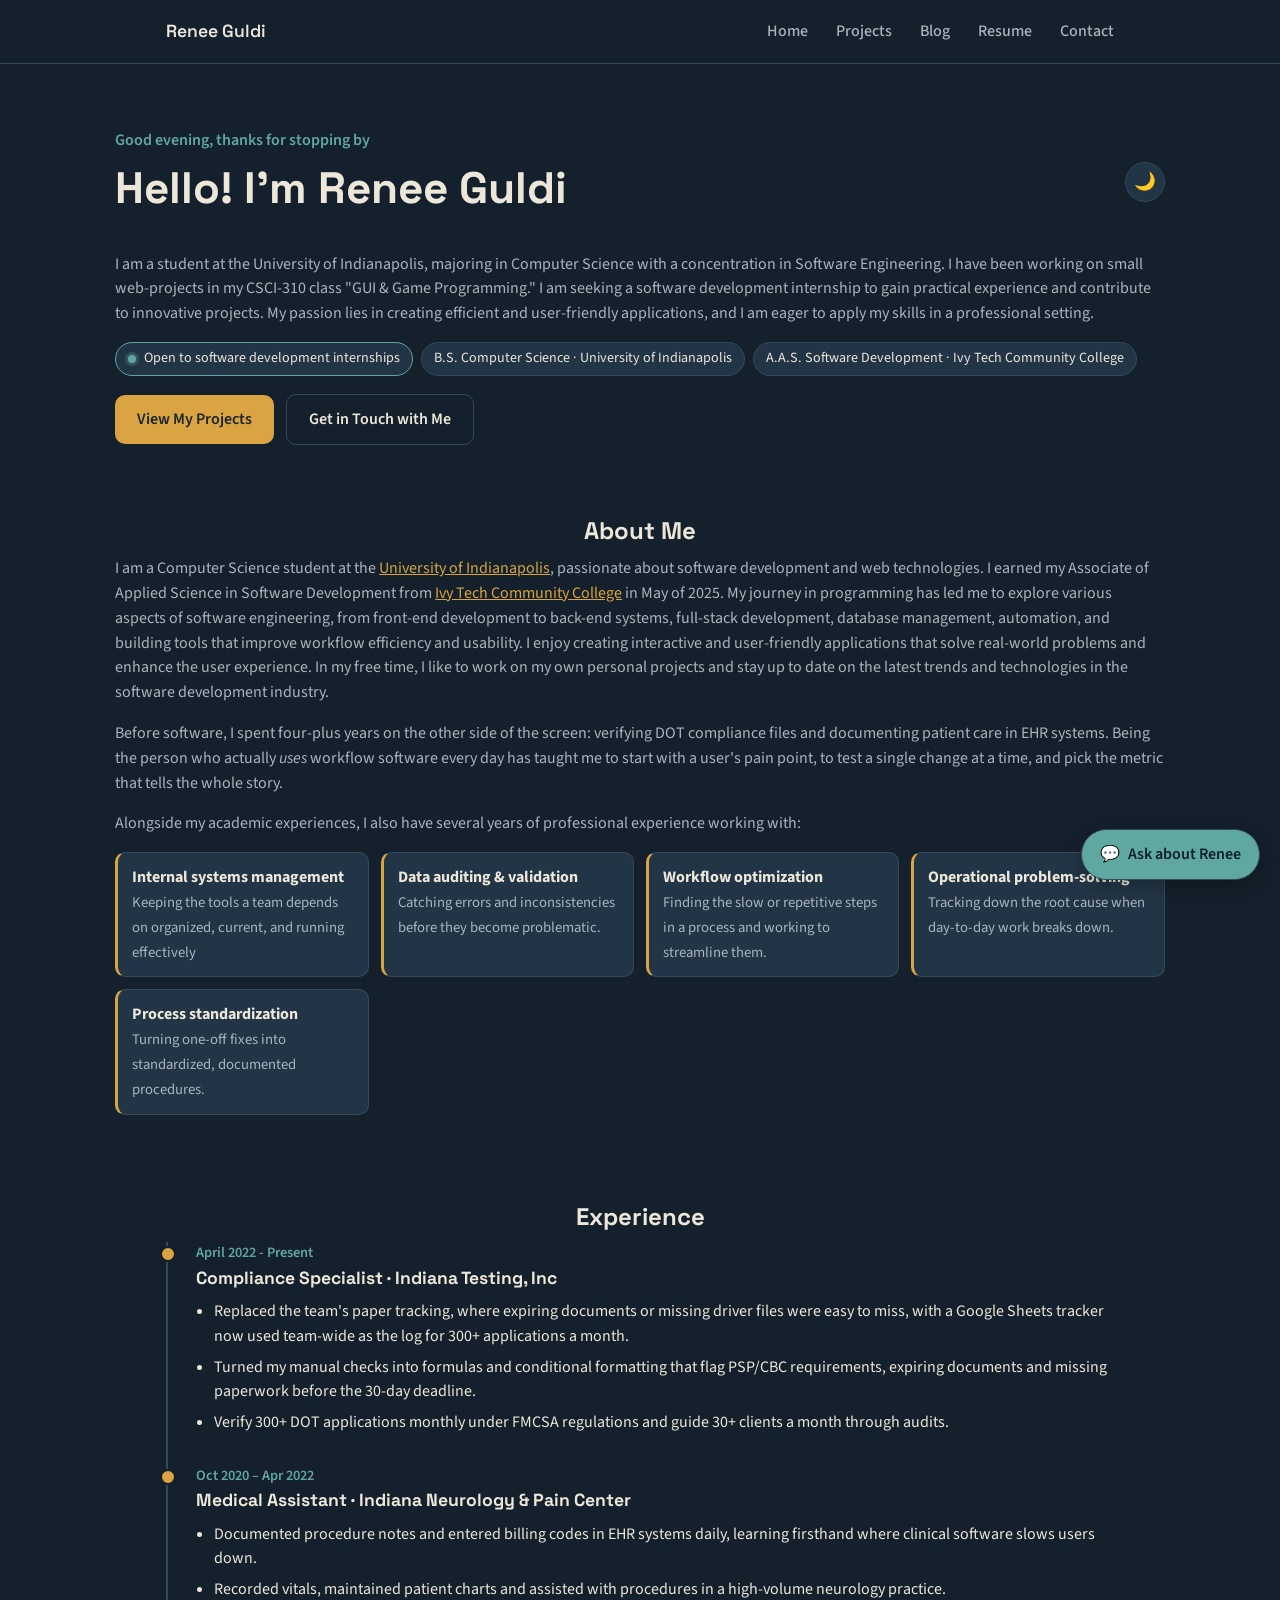
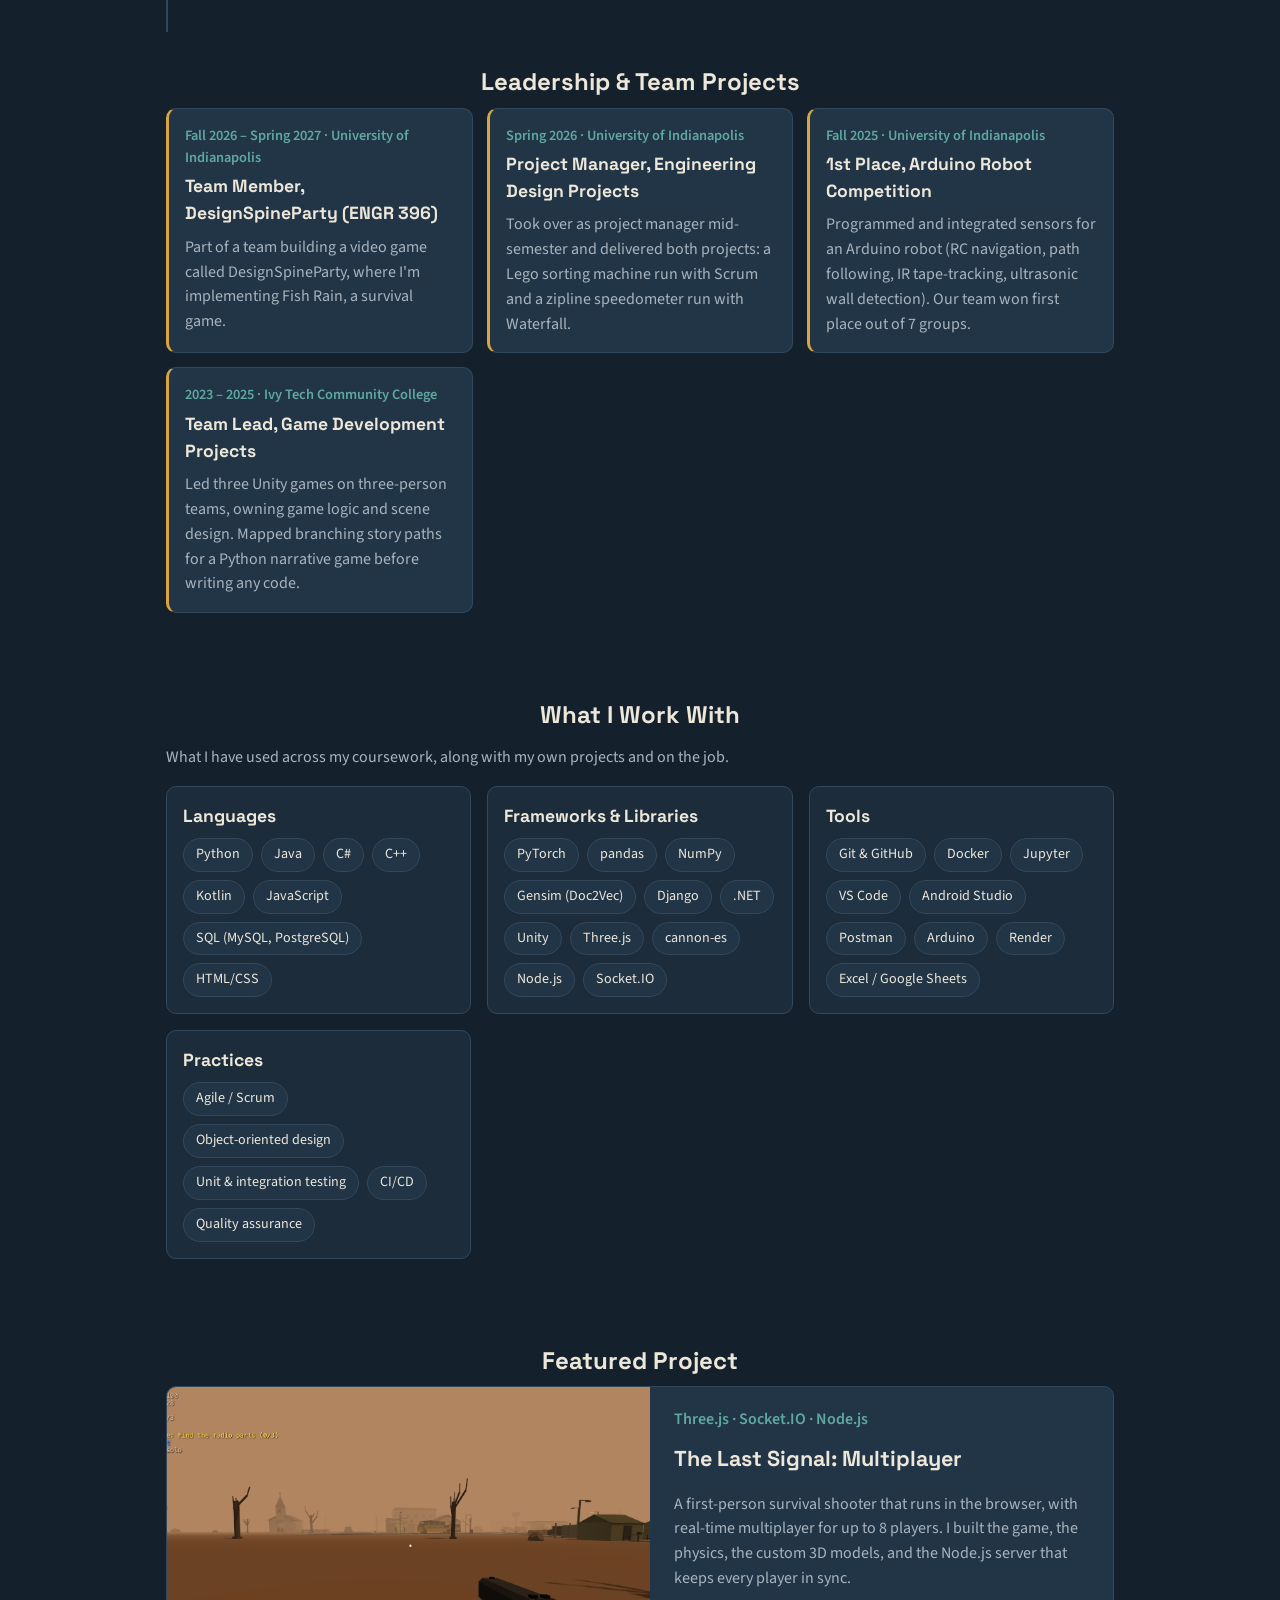
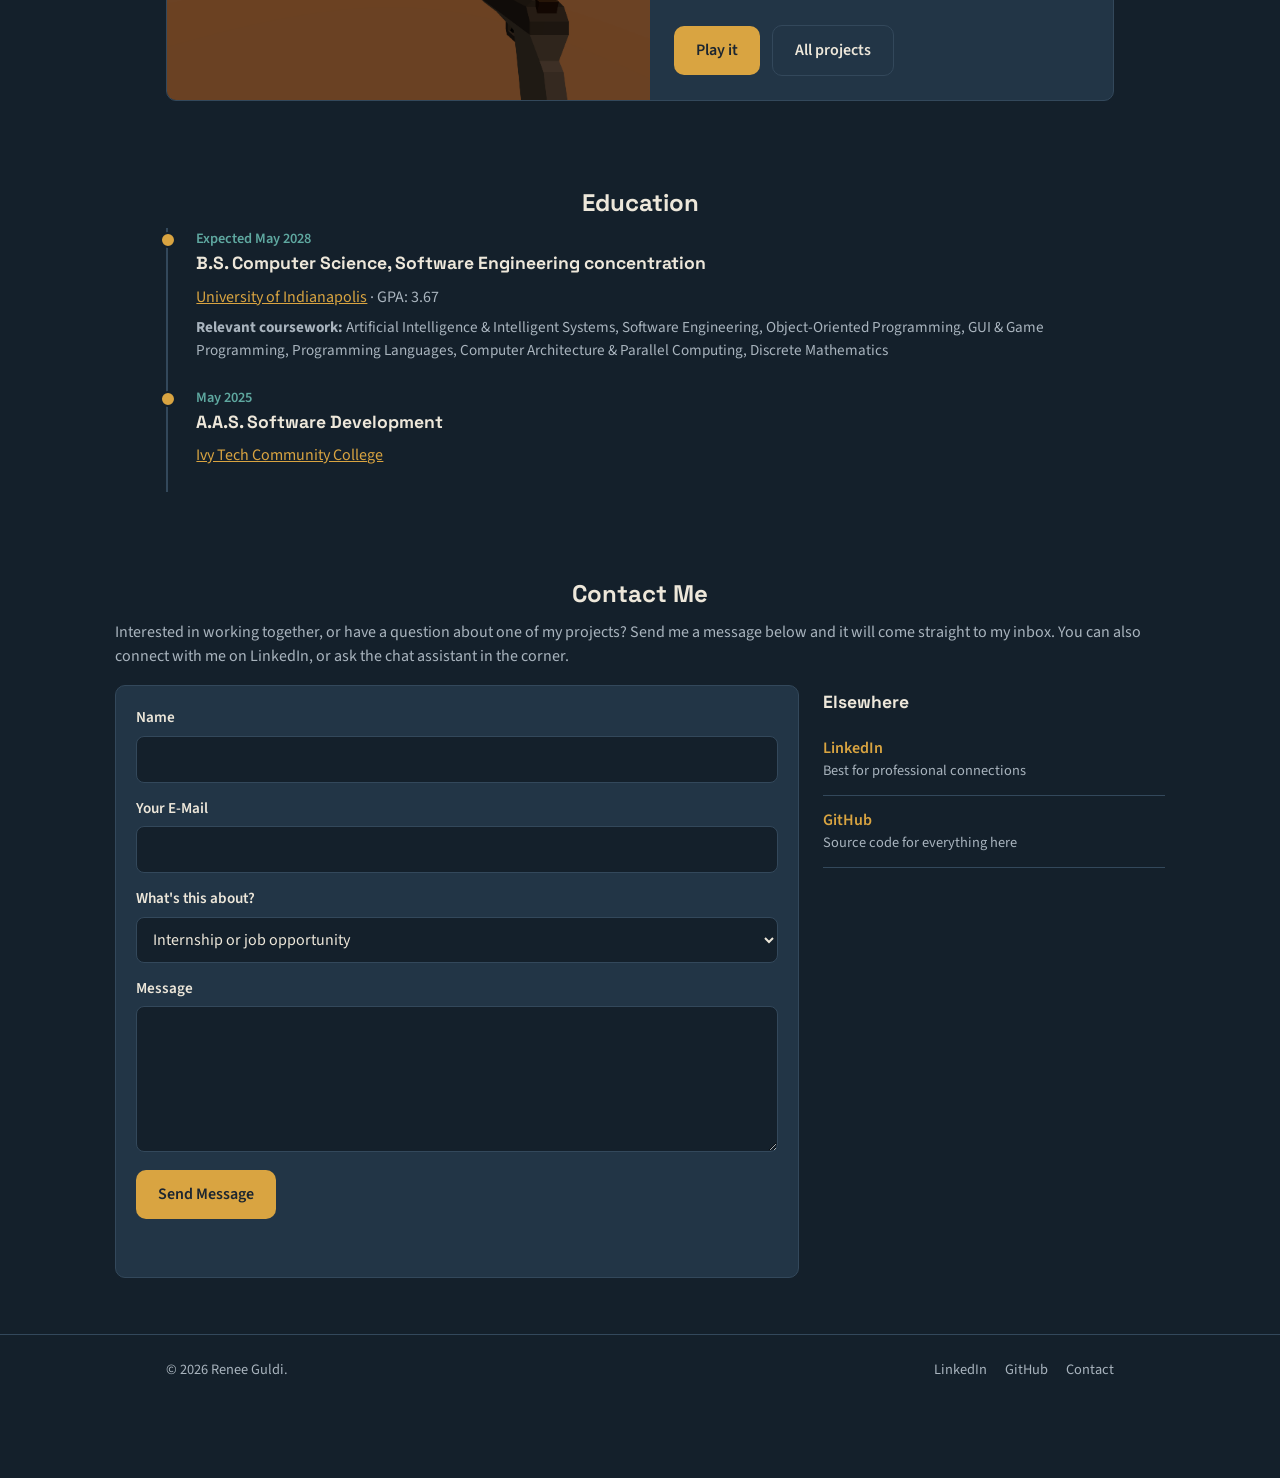
<file: index.html>
<!DOCTYPE html>
<html lang="en">
    <head>
        <meta charset="UTF-8">
        <meta name="viewport" content="width=device-width, initial-scale=1.0">
        <title>Renee Guldi - Portfolio</title>
        <meta name="description" content="Computer Science (Software Engineering) student at the University of Indianapolis, seeking a software development internship.">
        <meta property="og:title" content="Renee Guldi - Portfolio">
        <meta property="og:image" content="images/last-signal-mltiplr.png">
        <link rel="icon" href="images/favicon.svg" type="image/svg+xml">
        <link rel="preconnect" href="https://fonts.googleapis.com">
        <link rel="preconnect" href="https://fonts.gstatic.com" crossorigin>
        <link href="https://fonts.googleapis.com/css2?family=Source+Sans+3:wght@400;500;600&family=Space+Grotesk:wght@500;600;700&display=swap" rel="stylesheet">
        <link rel="stylesheet" href="css/style.css">
    </head>
    <body>
        <a class="skip-link" href="#main">Skip to main content</a>
        <!-- Navigation -->
         <header class="site-header">
            <div class="wrap nav-row">
                <a class="brand" href="index.html">Renee Guldi</a>
                <button id="navToggle" class="nav-toggle" aria-label="Toggle Navigation" aria-expanded="false" aria-controls="navMenu">
                    <span></span><span></span>
                </button>
                <nav id="navMenu" class="nav-menu">
                    <a href="index.html">Home</a>
                    <a href="project.html">Projects</a>
                    <a href="blog.html">Blog</a>
                    <a href="resume.html">Resume</a>
                    <a href="#contact">Contact</a>
                </nav>
            </div>
         </header>

         <main id="main">
            <!-- HERO -->
             <section class="hero wrap">
                <div class="project-page-header">
                    <div>
                        <p id="greeting" class="eyebrow"></p>
                        <h1>Hello! I'm Renee Guldi</h1>
                    </div>
                    <!-- theme toggle JavaScript effect #1 -->
                    <button id="themeToggle" class="theme-toggle" aria-label="Toggle dark mode">Dark Mode</button>
                    </div>
                    <p class="lede">
                        I am a student at the University of Indianapolis, majoring in Computer Science with a concentration in Software Engineering. I have been working on small web-projects in my CSCI-310 class "GUI &amp; Game Programming." 
                        I am seeking a software development internship to gain practical experience and contribute to innovative projects. My passion lies in creating efficient and user-friendly applications, and I am eager to apply my skills in a professional setting.
                    </p>
                    <ul class="chip-row" aria-label="QuickFacts">
                        <li class="chip chip-status"><span class="dot" aria-hidden="true"></span> Open to software development internships</li>
                        <li class="chip">B.S. Computer Science · University of Indianapolis</li>
                        <li class="chip">A.A.S. Software Development · Ivy Tech Community College</li>
                    </ul>
                    <div class="btn-row">
                        <a class="btn" href="project.html">View My Projects</a>
                        <a class="btn btn-ghost" href="#contact">Get in Touch with Me</a>
                    </div>
             </section>

             <!-- ABOUT -->
              <section class="about wrap" id="about">
                <h2>About Me</h2>
                <p>
                    I am a Computer Science student at the <a href="https://uindy.edu" target="_blank" rel="noopener">University of Indianapolis</a>, passionate about software development and web technologies. I earned my Associate of Applied Science in Software Development from <a href="https://www.ivytech.edu/" target="_blank" rel="noopener">Ivy Tech Community College</a> in May of 2025. My journey in programming has led me to explore various aspects of software engineering, from front-end development to back-end systems, full-stack development, database management, automation, and building tools that improve workflow efficiency and usability. I enjoy creating interactive and user-friendly applications that solve real-world problems and enhance the user experience. In my free time, I like to work on my own personal projects and stay up to date on the latest trends and technologies in the software development industry.
                </p>
                <p>
                    Before software, I spent four-plus years on the other side of the screen: verifying DOT compliance files and documenting patient care in EHR systems. Being the person who actually <em>uses</em> workflow software every day has taught me to start with a user's pain point, to test a single change at a time, and pick the metric that tells the whole story.
                </p>
                <p>
                    Alongside my academic experiences, I also have several years of professional experience working with: </p>
                    <ul class="experience-grid">
                        <li><strong>Internal systems management</strong><span>Keeping the tools a team depends on organized, current, and running effectively</span></li>
                        <li><strong>Data auditing &amp; validation</strong><span>Catching errors and inconsistencies before they become problematic.</span></li>
                        <li><strong>Workflow optimization</strong><span>Finding the slow or repetitive steps in a process and working to streamline them.</span></li>
                        <li><strong>Operational problem-solving</strong><span>Tracking down the root cause when day-to-day work breaks down.</span></li>
                        <li><strong>Process standardization</strong><span>Turning one-off fixes into standardized, documented procedures.</span></li>
                    </ul>
              </section>

            <!-- EXPERIENCE -->
            <section class="experience wrap" id="experience">
                <h2>Experience</h2>
                <ol class="timeline">
                    <li>
                        <p class="timeline-when">April 2022 - Present</p>
                        <h3>Compliance Specialist · Indiana Testing, Inc</h3>
                        <ul>
                            <li>Replaced the team's paper tracking, where expiring documents or missing driver files were easy to miss, with a Google Sheets tracker now used team-wide as the log for 300+ applications a month.</li>
                            <li>Turned my manual checks into formulas and conditional formatting that flag PSP/CBC requirements, expiring documents and missing paperwork before the 30-day deadline.</li>
                            <li>Verify 300+ DOT applications monthly under FMCSA regulations and guide 30+ clients a month through audits.</li>
                        </ul>
                    </li>
                    <li>
                        <p class="timeline-when">Oct 2020 – Apr 2022</p>
                        <h3>Medical Assistant · Indiana Neurology &amp; Pain Center</h3>
                        <ul>
                            <li>Documented procedure notes and entered billing codes in EHR systems daily, learning firsthand where clinical software slows users down.</li>
                            <li>Recorded vitals, maintained patient charts and assisted with procedures in a high-volume neurology practice.</li>
                        </ul>
                    </li>
                </ol>

                <h2 class="sub-h2">Leadership &amp; Team Projects</h2>
                <div class="leader-grid">
                <article>
                    <p class="timeline-when">Fall 2026 – Spring 2027 · University of Indianapolis</p>
                    <h3>Team Member, DesignSpineParty (ENGR 396)</h3>
                    <p>Part of a team building a video game called DesignSpineParty, where I'm implementing Fish Rain, a survival game.</p>
                </article>
                <article>
                    <p class="timeline-when">Spring 2026 · University of Indianapolis</p>
                    <h3>Project Manager, Engineering Design Projects</h3>
                    <p>Took over as project manager mid-semester and delivered both projects: a Lego sorting machine run with Scrum and a zipline speedometer run with Waterfall.</p>
                </article>
                <article>
                    <p class="timeline-when">Fall 2025 · University of Indianapolis</p>
                    <h3>1st Place, Arduino Robot Competition</h3>
                    <p>Programmed and integrated sensors for an Arduino robot (RC navigation, path following, IR tape-tracking, ultrasonic wall detection). Our team won first place out of 7 groups.</p>
                </article>
                <article>
                    <p class="timeline-when">2023 – 2025 · Ivy Tech Community College</p>
                    <h3>Team Lead, Game Development Projects</h3>
                    <p>Led three Unity games on three-person teams, owning game logic and scene design. Mapped branching story paths for a Python narrative game before writing any code.</p>
                </article>
            </div>
            </section>

              <!-- SKILLS -->
               <section class="skills wrap" id="skills">
                <h2>What I Work With</h2>
                <p>What I have used across my coursework, along with my own projects and on the job.</p>
                <div class="skill-groups">
                    <div class="skill-group">
                        <h3>Languages</h3>
                        <ul class="chip-row">
                            <li class="chip">Python</li>
                            <li class="chip">Java</li>
                            <li class="chip">C#</li>
                            <li class="chip">C++</li>
                            <li class="chip">Kotlin</li>
                            <li class="chip">JavaScript</li>
                            <li class="chip">SQL (MySQL, PostgreSQL)</li>
                            <li class="chip">HTML/CSS</li>
                        </ul>
                    </div>
                    <div class="skill-group">
                        <h3>Frameworks &amp; Libraries</h3>
                        <ul class="chip-row">
                            <li class="chip">PyTorch</li>
                            <li class="chip">pandas</li>
                            <li class="chip">NumPy</li>
                            <li class="chip">Gensim (Doc2Vec)</li>
                            <li class="chip">Django</li>
                            <li class="chip">.NET</li>
                            <li class="chip">Unity</li>
                            <li class="chip">Three.js</li>
                            <li class="chip">cannon-es</li>
                            <li class="chip">Node.js</li>
                            <li class="chip">Socket.IO</li>
                        </ul>
                    </div>
                    <div class="skill-group">
                        <h3>Tools</h3>
                        <ul class="chip-row">
                            <li class="chip">Git &amp; GitHub</li>
                            <li class="chip">Docker</li>
                            <li class="chip">Jupyter</li>
                            <li class="chip">VS Code</li>
                            <li class="chip">Android Studio</li>
                            <li class="chip">Postman</li>
                            <li class="chip">Arduino</li>
                            <li class="chip">Render</li>
                            <li class="chip">Excel / Google Sheets</li>
                        </ul>
                    </div>
                    <div class="skill-group">
                        <h3>Practices</h3>
                        <ul class="chip-row">
                            <li class="chip">Agile / Scrum</li>
                            <li class="chip">Object-oriented design</li>
                            <li class="chip">Unit &amp; integration testing</li>
                            <li class="chip">CI/CD</li>
                            <li class="chip">Quality assurance</li>
                        </ul>
                    </div>
                </div>
            </section>

            <!-- FEATURED PROJECT -->
             <section class="featured wrap" id="featured">
                <h2>Featured Project</h2>
                <article class="featured-card">
                    <a class="featured-image" href="project.html">
                        <img src="images/last-signal-mltiplr.png" alt="Screenshot of The Last Signal multiplayer edition" loading="lazy">
                    </a>
                    <div class="featured-body">
                        <p class="eyebrow">Three.js · Socket.IO · Node.js</p>
                        <h3>The Last Signal: Multiplayer</h3>
                        <p>
                            A first-person survival shooter that runs in the browser, with real-time multiplayer for up to 8 players. I built the game, the physics, the custom 3D models, and the Node.js server that keeps every player in sync.
                        </p>
                        <div class="btn-row">
                            <a class="btn" href="https://last-signal-multiplayer.onrender.com/" target="_blank" rel="noopener">Play it</a>
                            <a class="btn btn-ghost" href="project.html">All projects</a>
                        </div>
                    </div>
                </article>
             </section>

             <!-- EDUCATION-->
              <section class="education wrap" id="education">
                <h2>Education</h2>
                <ol class="timeline">
                    <li>
                        <p class="timeline-when">Expected May 2028</p>
                        <h3>B.S. Computer Science, Software Engineering concentration</h3>
                        <p><a href="https://uindy.edu/" target="_blank" rel="noopener">University of Indianapolis</a> · GPA: 3.67</p>
                        <p class="edu-courses"><strong>Relevant coursework:</strong> Artificial Intelligence &amp; Intelligent Systems, Software Engineering, Object-Oriented Programming, GUI &amp; Game Programming, Programming Languages, Computer Architecture &amp; Parallel Computing, Discrete Mathematics</p>
                    </li>
                    <li>
                        <p class="timeline-when">May 2025</p>
                        <h3>A.A.S. Software Development</h3>
                        <p><a href="https://www.ivytech.edu" target="_blank" rel="noopener">Ivy Tech Community College</a></p>
                    </li>
                </ol>
              </section>

              <!-- CONTACT -->
               <section id="contact" class="contact wrap">
                    <h2>Contact Me</h2>
                    <p>
                        Interested in working together, or have a question about one of my projects? Send me a message below and it will come straight to my inbox. You can also connect with me on LinkedIn, or ask the chat assistant in the corner.
                    </p>

                    <div class="contact-layout">
                        <!-- Set to where messages are delivered by Web3Forms so my email address will never appear within the page's source for safety -- Access key set within js/config.js -->
                         <form id="contactForm" class="contact-form" novalidate>
                            <div class="field">
                                <label for="cf-name">Name</label>
                                <input id="cf-name" name="name" type="text" autocomplete="name" required maxlength="100">
                            </div>
                            <div class="field">
                                <label for="cf-email">Your E-Mail</label>
                                <input id="cf-email" name="email" type="email" autocomplete="email" required maxlength="200">
                            </div>
                            <div class="field">
                                <label for="cf-topic">What's this about?</label>
                                <select id="cf-topic" name="topic">
                                    <option>Internship or job opportunity</option>
                                    <option>Resume Request</option>
                                    <option>Question about a project</option>
                                    <option>Collaboration</option>
                                    <option>Something else</option>
                                </select>
                            </div>
                            <div class="field">
                                <label for="cf-message">Message</label>
                                <textarea id="cf-message" name="message" rows="5" required maxlength="40000"></textarea>
                            </div>
                            <!-- Honeypot: hidden from real people; but if bots fill out the form they will get rejected -->
                             <input type="checkbox" name="botcheck" class="hp" tabindex="-1" autocomplete="off" aria-hidden="true">
                             <button type="submit" class="btn">Send Message</button>
                             <p id="contactStatus" class="form-status" role="status" aria-live="polite"></p>
                         </form>

                         <aside class="contact-aside">
                            <h3>Elsewhere</h3>
                            <ul class="contact-links">
                                <li><a href="https://www.linkedin.com/in/rguldi" target="_blank" rel="noopener">LinkedIn</a><span>Best for professional connections</span></li>
                                <li><a href="https://github.com/ReneeGuldi" target="_blank" rel="noopener">GitHub</a><span>Source code for everything here</span></li>
                            </ul>
                         </aside>
                    </div>
               </section>
         </main>

         <footer class="site-footer">
            <div class="wrap footer-row">
                <p>© <span id="year">2026</span> Renee Guldi.</p>
                <p class="footer-links">
                    <a href="https://www.linkedin.com/in/rguldi" target="_blank" rel="noopener">LinkedIn</a>
                    <a href="https://github.com/ReneeGuldi" target="_blank" rel="noopener">GitHub</a>
                    <a href="#contact">Contact</a>
                </p>
            </div>
         </footer>
         <button id="backToTop" class="back-to-top" aria-label="Back to Top">&uarr;</button>
        <script src="js/config.js"></script>
        <script src="js/script.js"></script>
        <script src="js/chatbot.js"></script>
    </body>
</html>
</file>
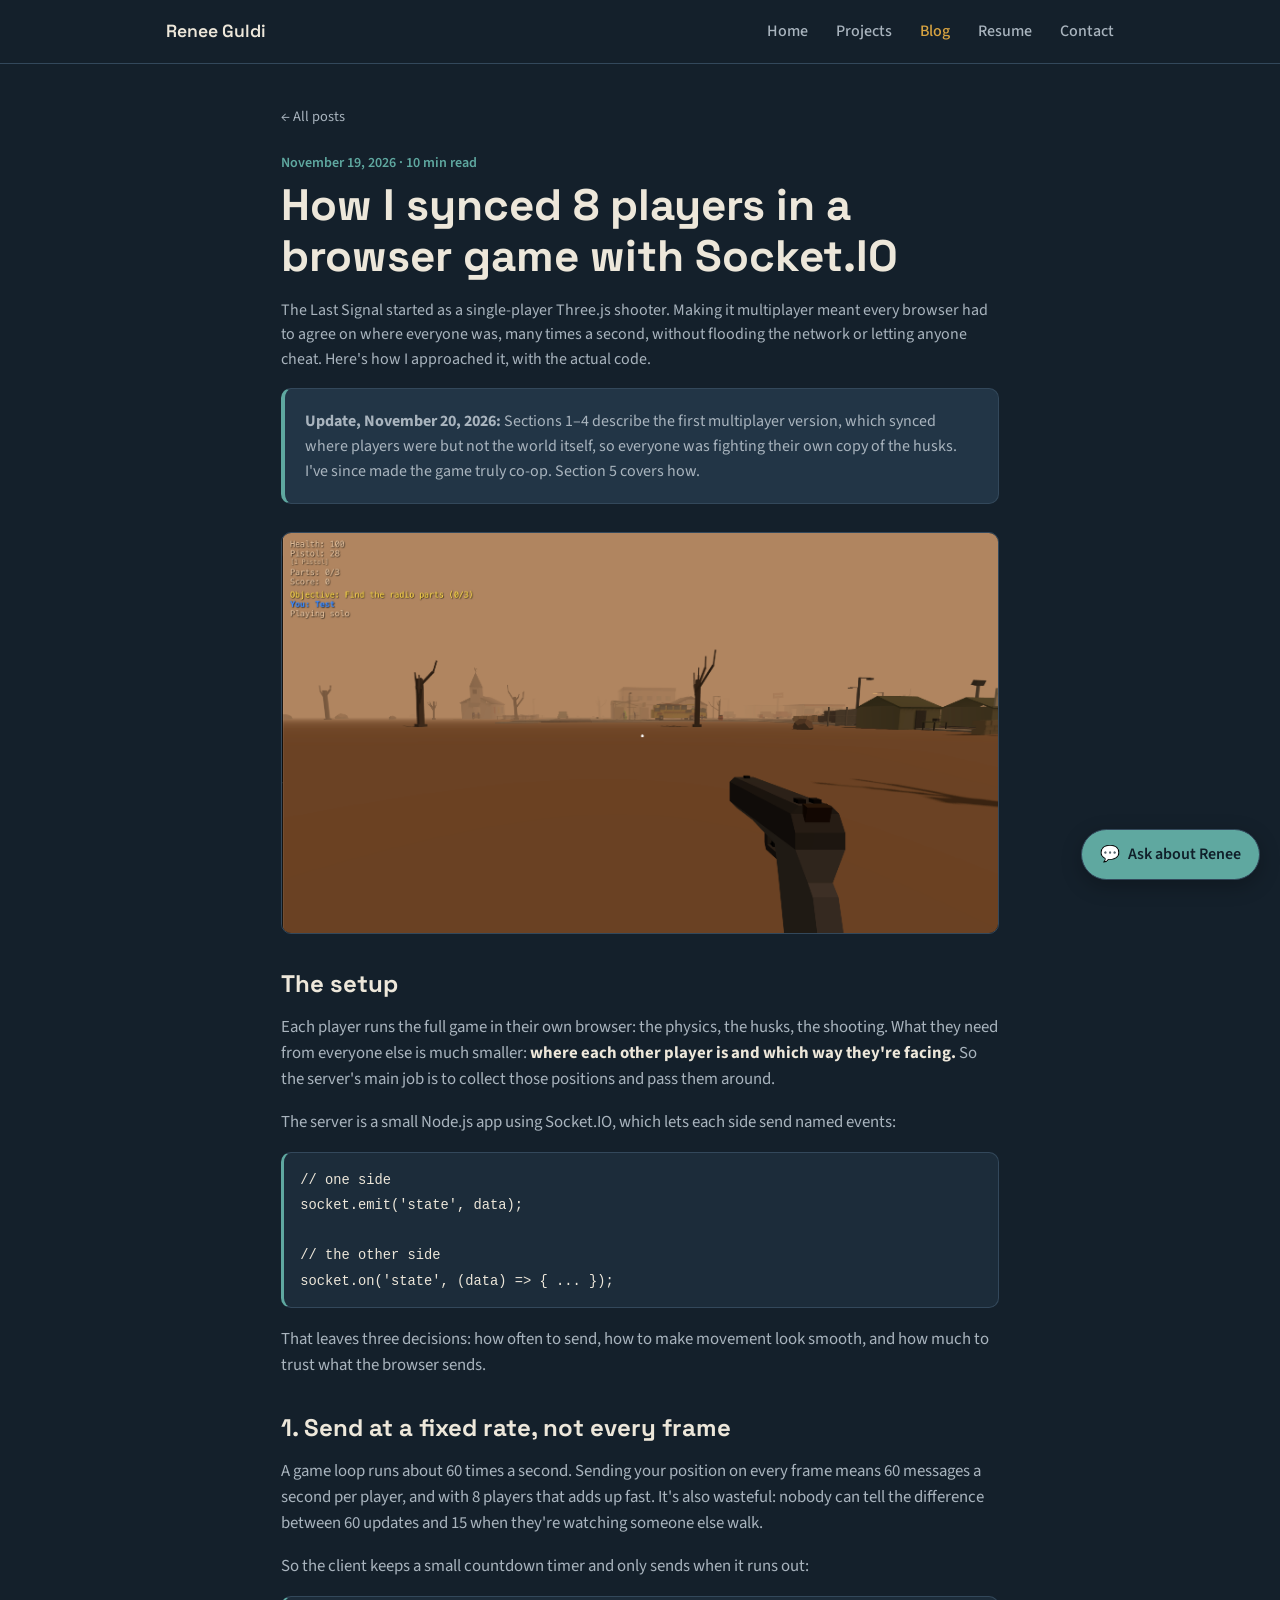
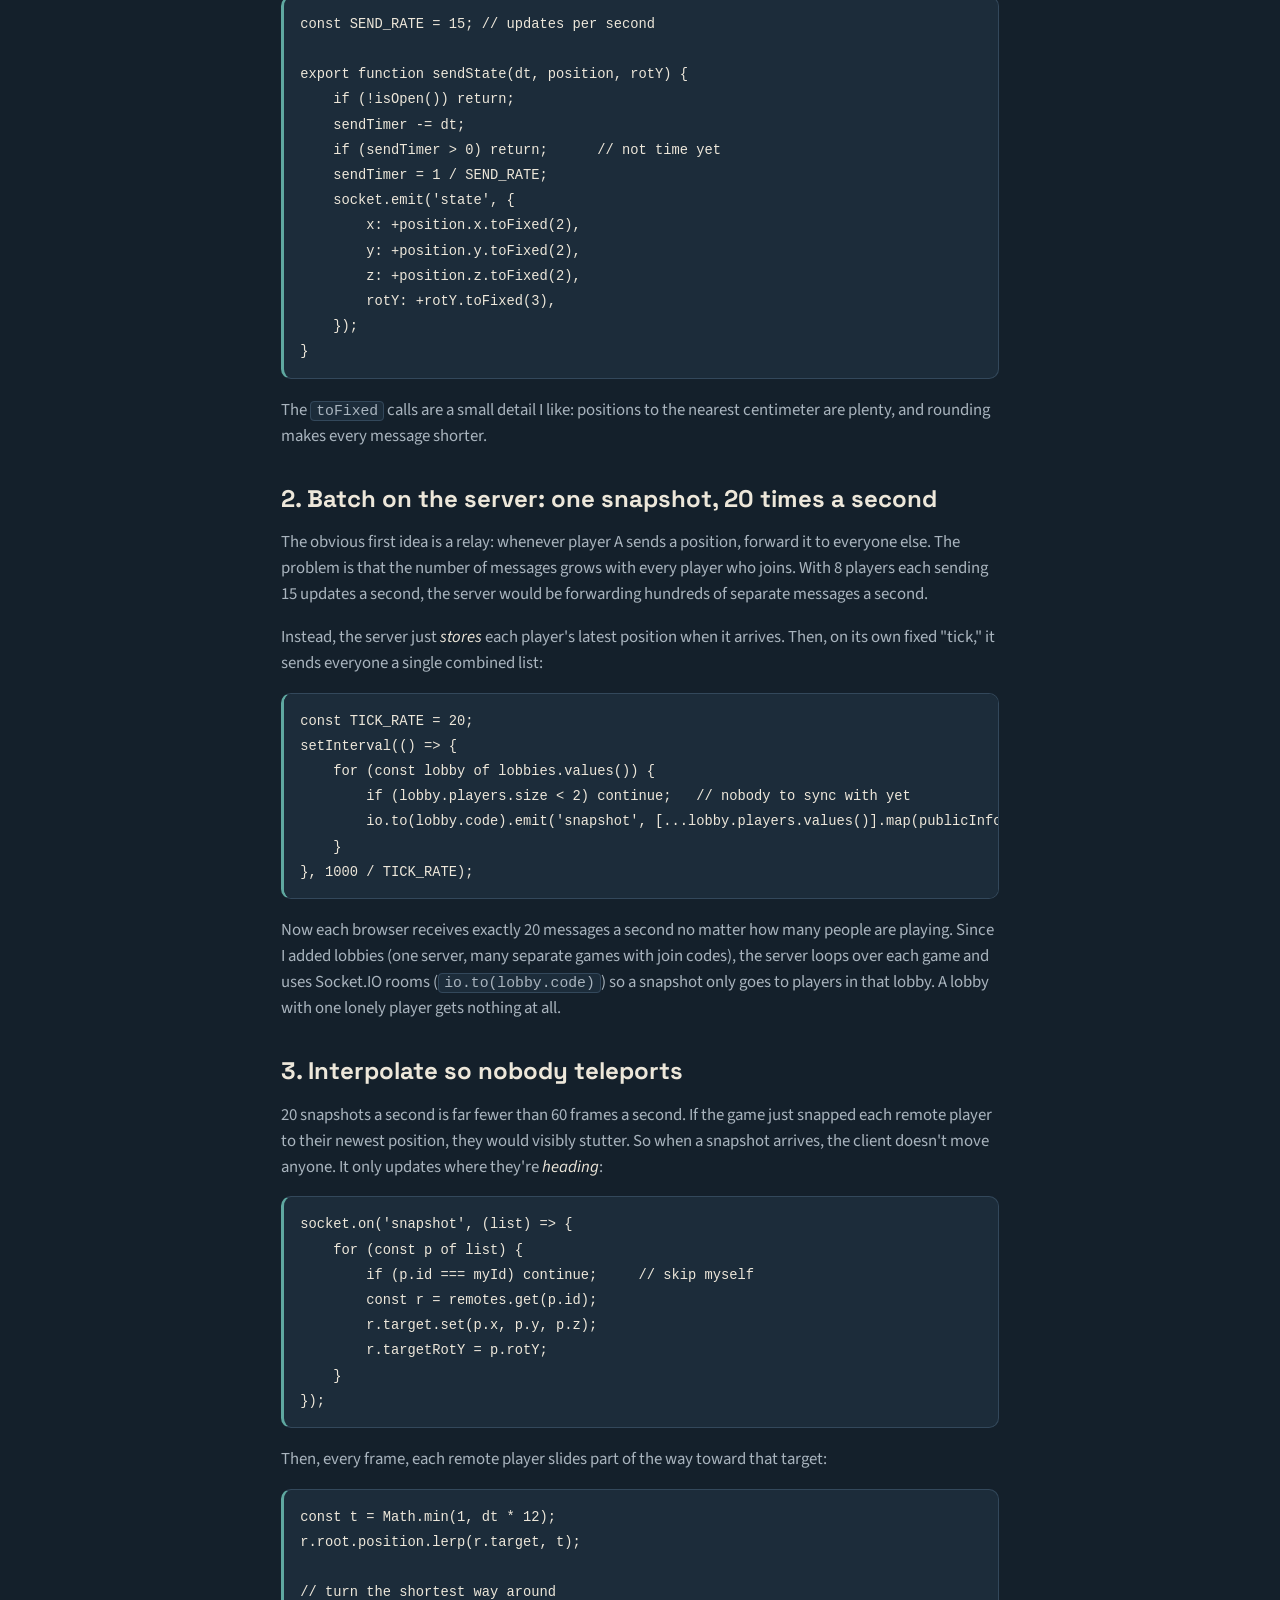
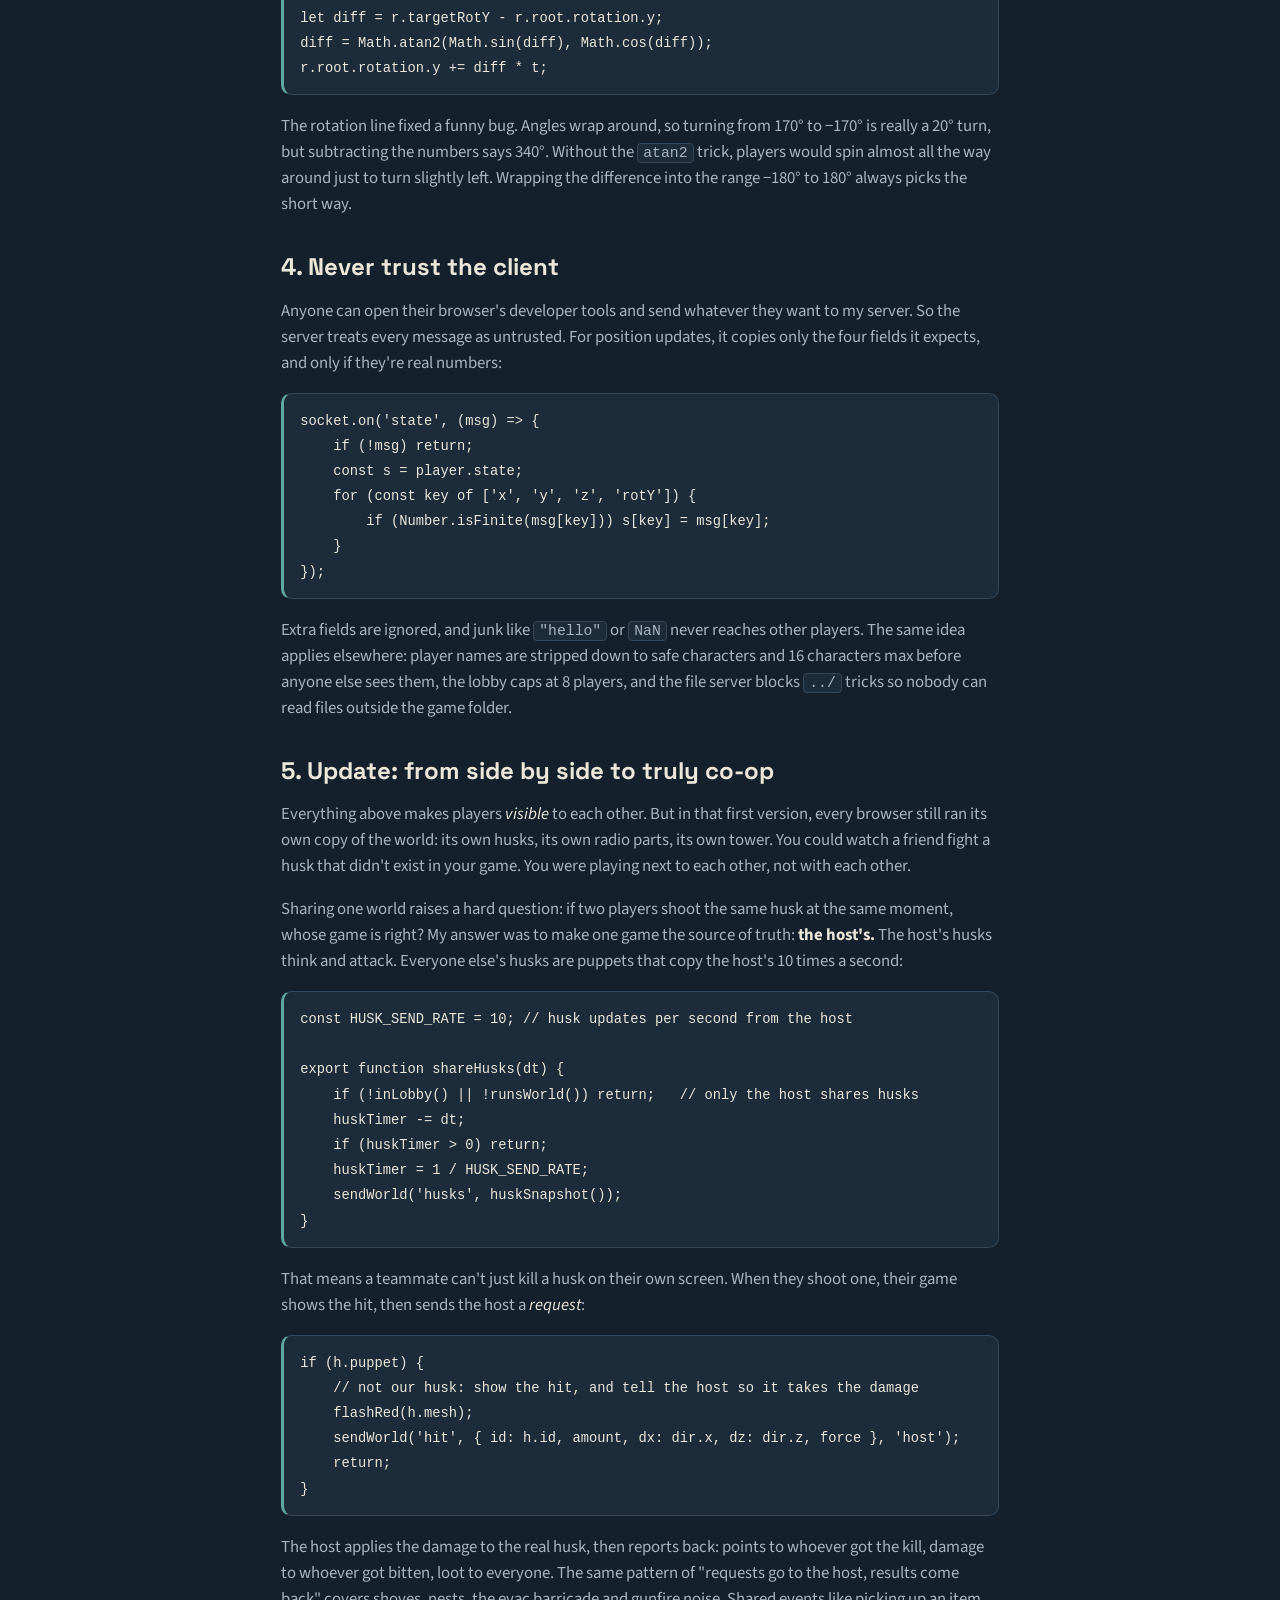
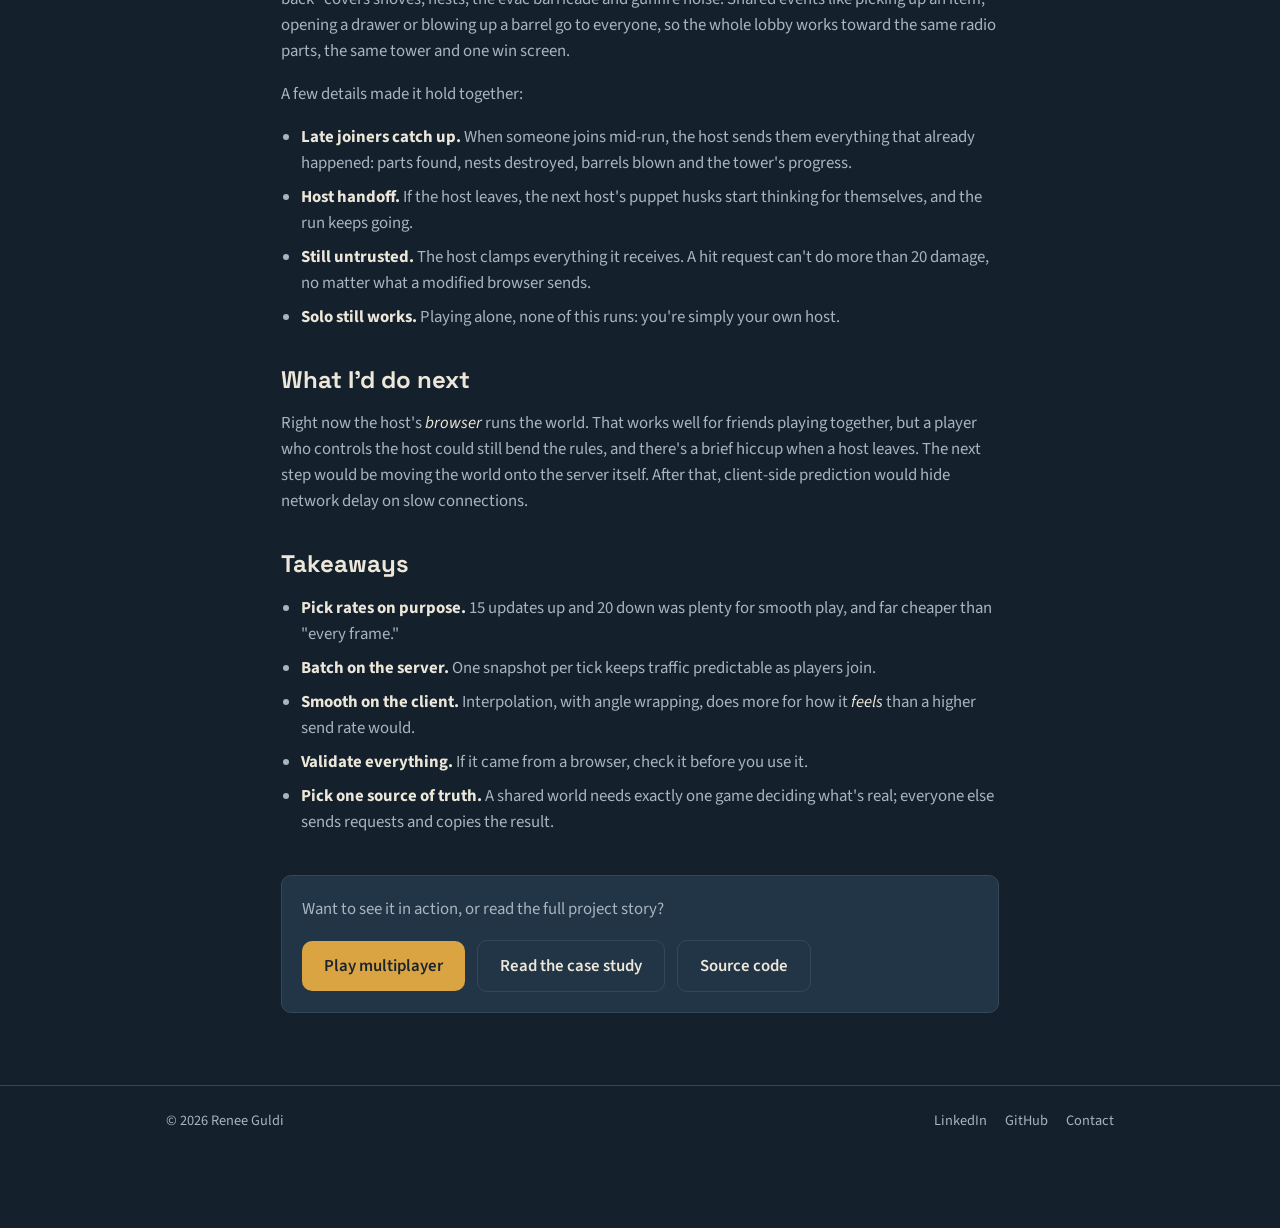
<file: blog-syncing-8-players.html>
<!DOCTYPE html>
<html lang="en">
<head>
    <meta charset="UTF-8">
    <meta name="viewport" content="width=device-width, initial-scale=1.0">
    <title>How I synced 8 players in a browser game with Socket.IO - Renee Guldi</title>
    <meta name="description" content="How The Last Signal keeps up to 8 players in sync: fixed send rates, batched server snapshots, client-side interpolation, and treating every client message as untrusted.">
    <meta property="og:title" content="How I synced 8 players in a browser game with Socket.IO">
    <meta property="og:description" content="Send rates, batched snapshots, interpolation, and never trusting the client, with the real code.">
    <meta property="og:type" content="article">
    <meta property="og:image" content="https://renee-guldi-portfolio.r-guldi.workers.dev/images/last-signal-mltiplr.png">
    <link rel="icon" href="images/favicon.svg" type="image/svg+xml">
    <link rel="preconnect" href="https://fonts.googleapis.com">
    <link rel="preconnect" href="https://fonts.gstatic.com" crossorigin>
    <link href="https://fonts.googleapis.com/css2?family=Source+Sans+3:wght@400;500;600&family=Space+Grotesk:wght@500;600;700&display=swap" rel="stylesheet">
    <link rel="stylesheet" href="css/style.css">
</head>
<body>
    <a class="skip-link" href="#main">Skip to content</a>
    <header class="site-header">
        <div class="wrap nav-row">
            <a class="brand" href="index.html">Renee Guldi</a>
            <button id="navToggle" class="nav-toggle" aria-label="Toggle Navigation" aria-expanded="false" aria-controls="navMenu">
                <span></span><span></span>
            </button>
            <nav id="navMenu" class="nav-menu">
                <a href="index.html">Home</a>
                <a href="project.html">Projects</a>
                <a href="blog.html" class="active">Blog</a>
                <a href="resume.html">Resume</a>
                <a href="index.html#contact">Contact</a>
            </nav>
        </div>
    </header>

    <main id="main" class="post wrap">
        <a href="blog.html" class="back-link">&larr; All posts</a>

        <header class="post-head">
            <p class="post-meta"><time datetime="2026-11-19">November 19, 2026</time> · 10 min read</p>
            <h1>How I synced 8 players in a browser game with Socket.IO</h1>
            <p class="lede">
                The Last Signal started as a single-player Three.js shooter. Making it multiplayer meant every browser had to
                agree on where everyone was, many times a second, without flooding the network or letting anyone cheat.
                Here's how I approached it, with the actual code.
            </p>
        </header>

        <div class="post-cta post-update">
            <p><strong>Update, November 20, 2026:</strong> Sections 1–4 describe the first multiplayer version, which synced where players were but not the world itself, so everyone was fighting their own copy of the husks. I've since made the game truly co-op. Section 5 covers how.</p>
        </div>

        <figure class="cs-figure">
            <img src="images/last-signal-mltiplr.png" alt="First-person view in The Last Signal multiplayer: a pistol aimed down a dusty road toward a ruined town">
        </figure>

        <section class="post-body">
            <h2>The setup</h2>
            <p>
                Each player runs the full game in their own browser: the physics, the husks, the shooting. What they need from
                everyone else is much smaller: <strong>where each other player is and which way they're facing.</strong>
                So the server's main job is to collect those positions and pass them around.
            </p>
            <p>The server is a small Node.js app using Socket.IO, which lets each side send named events:</p>
            <pre><code>// one side
socket.emit('state', data);

// the other side
socket.on('state', (data) =&gt; { ... });</code></pre>
            <p>That leaves three decisions: how often to send, how to make movement look smooth, and how much to trust what the browser sends.</p>

            <h2>1. Send at a fixed rate, not every frame</h2>
            <p>
                A game loop runs about 60 times a second. Sending your position on every frame means 60 messages a second per player,
                and with 8 players that adds up fast. It's also wasteful: nobody can tell the difference between 60 updates
                and 15 when they're watching someone else walk.
            </p>
            <p>So the client keeps a small countdown timer and only sends when it runs out:</p>
            <pre><code>const SEND_RATE = 15; // updates per second

export function sendState(dt, position, rotY) {
    if (!isOpen()) return;
    sendTimer -= dt;
    if (sendTimer &gt; 0) return;      // not time yet
    sendTimer = 1 / SEND_RATE;
    socket.emit('state', {
        x: +position.x.toFixed(2),
        y: +position.y.toFixed(2),
        z: +position.z.toFixed(2),
        rotY: +rotY.toFixed(3),
    });
}</code></pre>
            <p>
                The <code>toFixed</code> calls are a small detail I like: positions to the nearest centimeter are plenty, and
                rounding makes every message shorter.
            </p>

            <h2>2. Batch on the server: one snapshot, 20 times a second</h2>
            <p>
                The obvious first idea is a relay: whenever player A sends a position, forward it to everyone else.
                The problem is that the number of messages grows with every player who joins. With 8 players each sending
                15 updates a second, the server would be forwarding hundreds of separate messages a second.
            </p>
            <p>
                Instead, the server just <em>stores</em> each player's latest position when it arrives. Then, on its own fixed
                "tick," it sends everyone a single combined list:
            </p>
            <pre><code>const TICK_RATE = 20;
setInterval(() =&gt; {
    for (const lobby of lobbies.values()) {
        if (lobby.players.size &lt; 2) continue;   // nobody to sync with yet
        io.to(lobby.code).emit('snapshot', [...lobby.players.values()].map(publicInfo));
    }
}, 1000 / TICK_RATE);</code></pre>
            <p>
                Now each browser receives exactly 20 messages a second no matter how many people are playing. Since I added
                lobbies (one server, many separate games with join codes), the server loops over each game and uses Socket.IO rooms
                (<code>io.to(lobby.code)</code>) so a snapshot only goes to players in that lobby. A lobby with one lonely player gets nothing at all.
            </p>

            <h2>3. Interpolate so nobody teleports</h2>
            <p>
                20 snapshots a second is far fewer than 60 frames a second. If the game just snapped each remote player to their
                newest position, they would visibly stutter. So when a snapshot arrives, the client doesn't move anyone. It only
                updates where they're <em>heading</em>:
            </p>
            <pre><code>socket.on('snapshot', (list) =&gt; {
    for (const p of list) {
        if (p.id === myId) continue;     // skip myself
        const r = remotes.get(p.id);
        r.target.set(p.x, p.y, p.z);
        r.targetRotY = p.rotY;
    }
});</code></pre>
            <p>Then, every frame, each remote player slides part of the way toward that target:</p>
            <pre><code>const t = Math.min(1, dt * 12);
r.root.position.lerp(r.target, t);

// turn the shortest way around
let diff = r.targetRotY - r.root.rotation.y;
diff = Math.atan2(Math.sin(diff), Math.cos(diff));
r.root.rotation.y += diff * t;</code></pre>
            <p>
                The rotation line fixed a funny bug. Angles wrap around, so turning from 170° to −170° is really a 20° turn,
                but subtracting the numbers says 340°. Without the <code>atan2</code> trick, players would spin almost all the
                way around just to turn slightly left. Wrapping the difference into the range −180° to 180° always picks the short way.
            </p>

            <h2>4. Never trust the client</h2>
            <p>
                Anyone can open their browser's developer tools and send whatever they want to my server. So the server treats
                every message as untrusted. For position updates, it copies only the four fields it expects, and only if they're
                real numbers:
            </p>
            <pre><code>socket.on('state', (msg) =&gt; {
    if (!msg) return;
    const s = player.state;
    for (const key of ['x', 'y', 'z', 'rotY']) {
        if (Number.isFinite(msg[key])) s[key] = msg[key];
    }
});</code></pre>
            <p>
                Extra fields are ignored, and junk like <code>"hello"</code> or <code>NaN</code> never reaches other players.
                The same idea applies elsewhere: player names are stripped down to safe characters and 16 characters max before
                anyone else sees them, the lobby caps at 8 players, and the file server blocks <code>../</code> tricks so nobody
                can read files outside the game folder.
            </p>

            <h2>5. Update: from side by side to truly co-op</h2>
            <p>
                Everything above makes players <em>visible</em> to each other. But in that first version, every browser still ran its
                own copy of the world: its own husks, its own radio parts, its own tower. You could watch a friend fight a husk that
                didn't exist in your game. You were playing next to each other, not with each other.
            </p>
            <p>
                Sharing one world raises a hard question: if two players shoot the same husk at the same moment, whose game is right?
                My answer was to make one game the source of truth: <strong>the host's.</strong> The host's husks think and attack.
                Everyone else's husks are puppets that copy the host's 10 times a second:
            </p>
            <pre><code>const HUSK_SEND_RATE = 10; // husk updates per second from the host

export function shareHusks(dt) {
    if (!inLobby() || !runsWorld()) return;   // only the host shares husks
    huskTimer -= dt;
    if (huskTimer &gt; 0) return;
    huskTimer = 1 / HUSK_SEND_RATE;
    sendWorld('husks', huskSnapshot());
}</code></pre>
            <p>
                That means a teammate can't just kill a husk on their own screen. When they shoot one, their game shows the hit, then
                sends the host a <em>request</em>:
            </p>
            <pre><code>if (h.puppet) {
    // not our husk: show the hit, and tell the host so it takes the damage
    flashRed(h.mesh);
    sendWorld('hit', { id: h.id, amount, dx: dir.x, dz: dir.z, force }, 'host');
    return;
}</code></pre>
            <p>
                The host applies the damage to the real husk, then reports back: points to whoever got the kill, damage to whoever got
                bitten, loot to everyone. The same pattern of "requests go to the host, results come back" covers shoves, nests, the evac
                barricade and gunfire noise. Shared events like picking up an item, opening a drawer or blowing up a barrel go to everyone,
                so the whole lobby works toward the same radio parts, the same tower and one win screen.
            </p>
            <p>A few details made it hold together:</p>
            <ul>
                <li><strong>Late joiners catch up.</strong> When someone joins mid-run, the host sends them everything that already happened: parts found, nests destroyed, barrels blown and the tower's progress.</li>
                <li><strong>Host handoff.</strong> If the host leaves, the next host's puppet husks start thinking for themselves, and the run keeps going.</li>
                <li><strong>Still untrusted.</strong> The host clamps everything it receives. A hit request can't do more than 20 damage, no matter what a modified browser sends.</li>
                <li><strong>Solo still works.</strong> Playing alone, none of this runs: you're simply your own host.</li>
            </ul>

            <h2>What I'd do next</h2>
            <p>
                Right now the host's <em>browser</em> runs the world. That works well for friends playing together, but a player who
                controls the host could still bend the rules, and there's a brief hiccup when a host leaves. The next step would be
                moving the world onto the server itself. After that, client-side prediction would hide network delay on slow connections.
            </p>

            <h2>Takeaways</h2>
            <ul>
                <li><strong>Pick rates on purpose.</strong> 15 updates up and 20 down was plenty for smooth play, and far cheaper than "every frame."</li>
                <li><strong>Batch on the server.</strong> One snapshot per tick keeps traffic predictable as players join.</li>
                <li><strong>Smooth on the client.</strong> Interpolation, with angle wrapping, does more for how it <em>feels</em> than a higher send rate would.</li>
                <li><strong>Validate everything.</strong> If it came from a browser, check it before you use it.</li>
                <li><strong>Pick one source of truth.</strong> A shared world needs exactly one game deciding what's real; everyone else sends requests and copies the result.</li>
            </ul>

            <div class="post-cta">
                <p>Want to see it in action, or read the full project story?</p>
                <div class="btn-row">
                    <a class="btn" href="https://last-signal-multiplayer.onrender.com/" target="_blank" rel="noopener">Play multiplayer</a>
                    <a class="btn btn-ghost" href="last-signal-case-study.html">Read the case study</a>
                    <a class="btn btn-ghost" href="https://github.com/ReneeGuldi/Last_Signal_Multiplayer" target="_blank" rel="noopener">Source code</a>
                </div>
            </div>
        </section>
    </main>

    <footer class="site-footer">
        <div class="wrap footer-row">
            <p>© <span id="year">2026</span> Renee Guldi</p>
            <p class="footer-links">
                <a href="https://www.linkedin.com/in/rguldi" target="_blank" rel="noopener">LinkedIn</a>
                <a href="https://github.com/ReneeGuldi" target="_blank" rel="noopener">GitHub</a>
                <a href="index.html#contact">Contact</a>
            </p>
        </div>
    </footer>

    <button id="backToTop" class="back-to-top" aria-label="Back to Top">&uarr;</button>
    <script src="js/config.js"></script>
    <script src="js/script.js"></script>
    <script src="js/chatbot.js"></script>
</body>
</html>
</file>
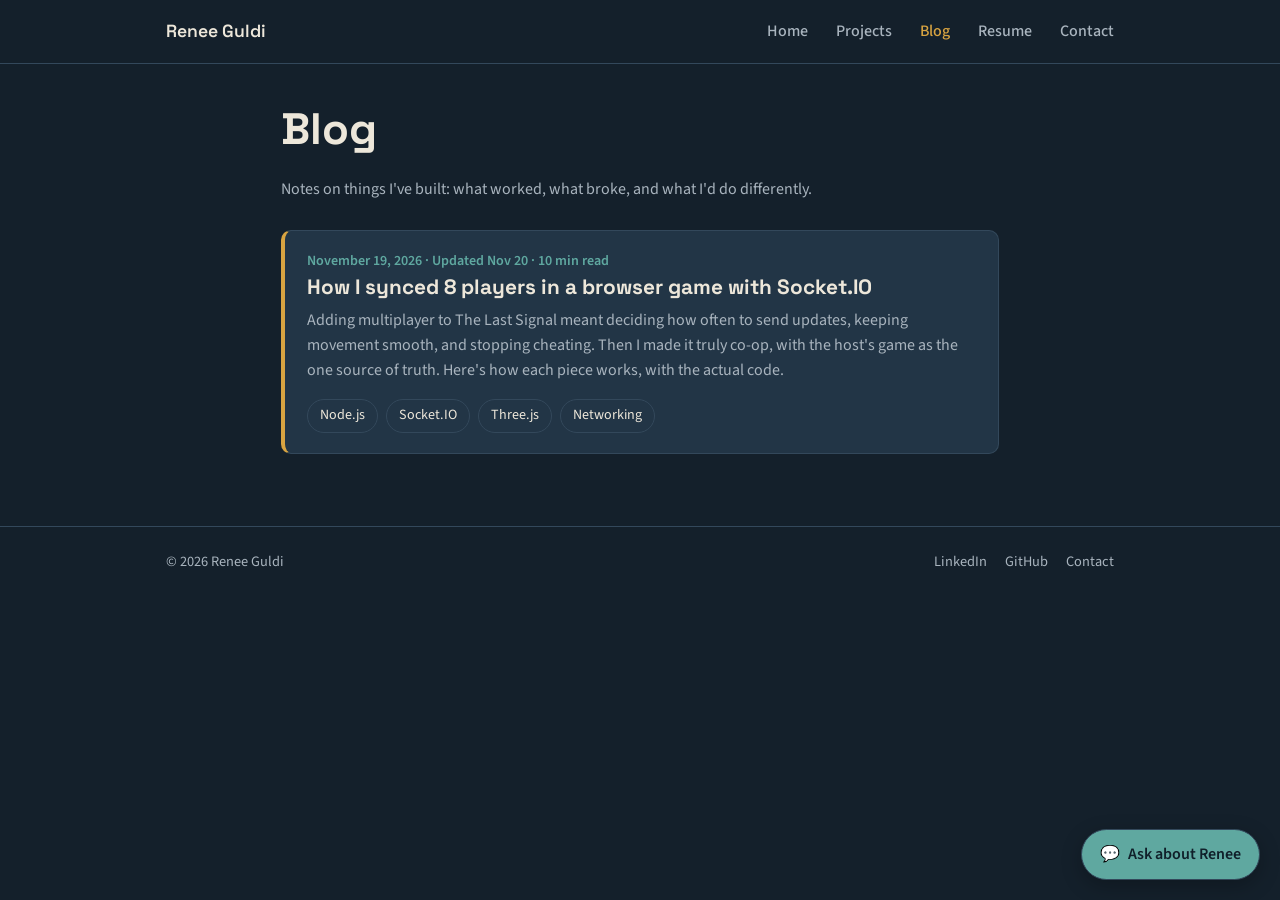
<file: blog.html>
<!DOCTYPE html>
<html lang="en">
<head>
    <meta charset="UTF-8">
    <meta name="viewport" content="width=device-width, initial-scale=1.0">
    <title>Blog - Renee Guldi</title>
    <meta name="description" content="Notes from Renee Guldi on building games, web apps and machine learning projects: what worked, what broke, and what I learned.">
    <link rel="icon" href="images/favicon.svg" type="image/svg+xml">
    <link rel="preconnect" href="https://fonts.googleapis.com">
    <link rel="preconnect" href="https://fonts.gstatic.com" crossorigin>
    <link href="https://fonts.googleapis.com/css2?family=Source+Sans+3:wght@400;500;600&family=Space+Grotesk:wght@500;600;700&display=swap" rel="stylesheet">
    <link rel="stylesheet" href="css/style.css">
</head>
<body>
    <a class="skip-link" href="#main">Skip to content</a>
    <header class="site-header">
        <div class="wrap nav-row">
            <a class="brand" href="index.html">Renee Guldi</a>
            <button id="navToggle" class="nav-toggle" aria-label="Toggle Navigation" aria-expanded="false" aria-controls="navMenu">
                <span></span><span></span>
            </button>
            <nav id="navMenu" class="nav-menu">
                <a href="index.html">Home</a>
                <a href="project.html">Projects</a>
                <a href="blog.html" class="active" aria-current="page">Blog</a>
                <a href="resume.html">Resume</a>
                <a href="index.html#contact">Contact</a>
            </nav>
        </div>
    </header>

    <main id="main" class="blog wrap">
        <h1>Blog</h1>
        <p class="blog-intro">Notes on things I've built: what worked, what broke, and what I'd do differently.</p>

        <!-- Newest post first. To add a post: copy one <article> block, change the link, date, title and summary. -->
        <div class="post-list">
            <article class="post-card">
                <p class="post-meta"><time datetime="2026-11-19">November 19, 2026</time> · Updated Nov 20 · 10 min read</p>
                <h2><a href="blog-syncing-8-players.html">How I synced 8 players in a browser game with Socket.IO</a></h2>
                <p>Adding multiplayer to The Last Signal meant deciding how often to send updates, keeping movement smooth, and stopping cheating. Then I made it truly co-op, with the host's game as the one source of truth. Here's how each piece works, with the actual code.</p>
                <ul class="chip-row" aria-label="Topics">
                    <li class="chip">Node.js</li>
                    <li class="chip">Socket.IO</li>
                    <li class="chip">Three.js</li>
                    <li class="chip">Networking</li>
                </ul>
            </article>
        </div>
    </main>

    <footer class="site-footer">
        <div class="wrap footer-row">
            <p>© <span id="year">2026</span> Renee Guldi</p>
            <p class="footer-links">
                <a href="https://www.linkedin.com/in/rguldi" target="_blank" rel="noopener">LinkedIn</a>
                <a href="https://github.com/ReneeGuldi" target="_blank" rel="noopener">GitHub</a>
                <a href="index.html#contact">Contact</a>
            </p>
        </div>
    </footer>

    <button id="backToTop" class="back-to-top" aria-label="Back to Top">&uarr;</button>
    <script src="js/config.js"></script>
    <script src="js/script.js"></script>
    <script src="js/chatbot.js"></script>
</body>
</html>
</file>
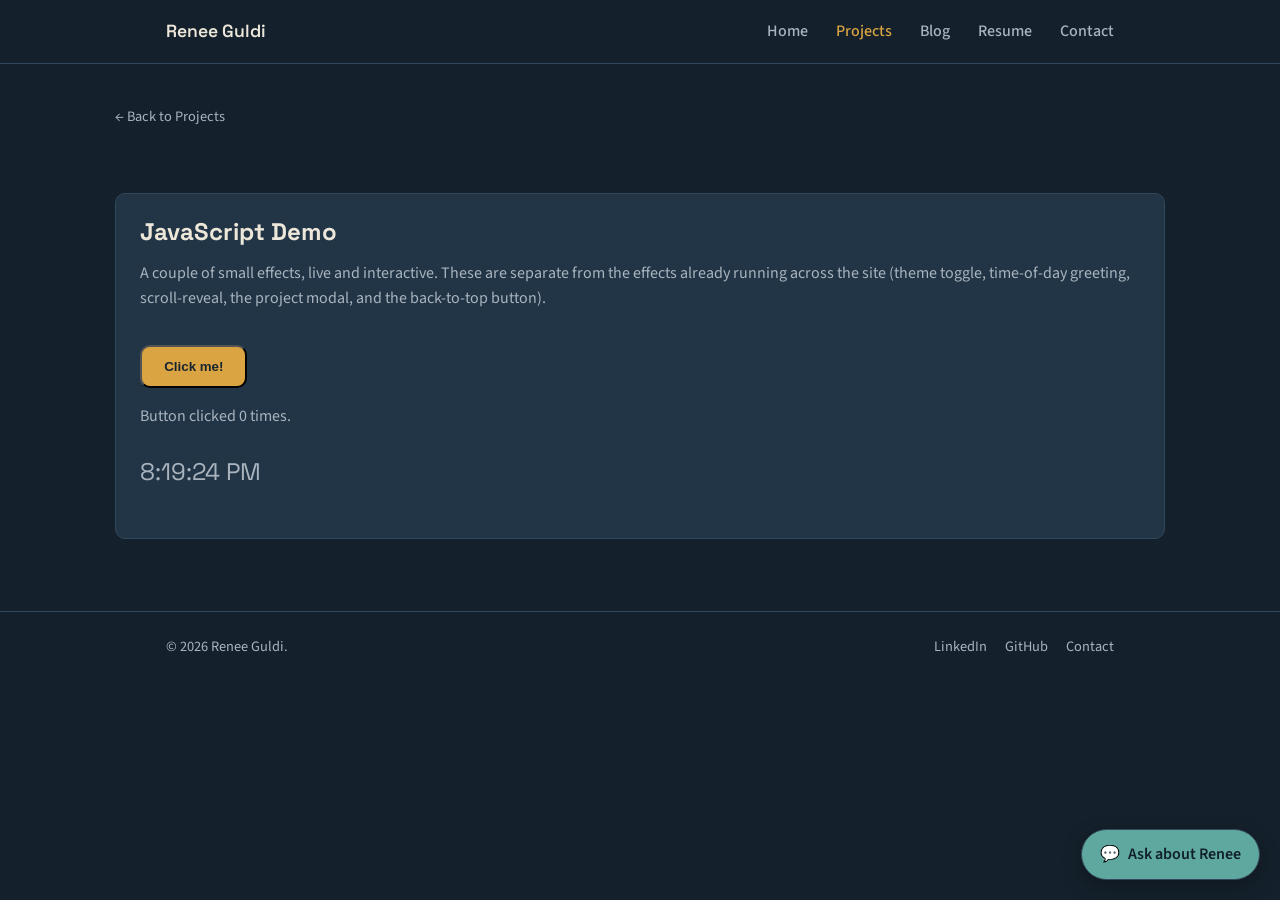
<file: demo.html>
<!DOCTYPE html>
<html lang="en">
    <head>
        <meta charset="UTF-8">
        <meta name="viewport" content="width=device-width, initial-scale=1.0">
        <title>JavaScript Demo - Renee Guldi</title>
        <link rel="icon" href="images/favicon.svg" type="image/svg+xml">
        <link rel="preconnect" href="https://fonts.googleapis.com">
        <link rel="preconnect" href="https://fonts.gstatic.com" crossorigin>
        <link href="https://fonts.googleapis.com/css2?family=Source+Sans+3:wght@400;500;600&family=Space+Grotesk:wght@500;600;700&display=swap" rel="stylesheet">
        <link rel="stylesheet" href="css/style.css">
    </head>
    <body>
        <a class="skip-link" href="#main">Skip to content</a>
        <header class="site-header">
            <div class="wrap nav-row">
                <a class="brand" href="index.html">Renee Guldi</a>
                <button id="navToggle" class="nav-toggle" aria-label="Toggle Navigation" aria-expanded="false" aria-controls="navMenu">
                    <span></span><span></span>
                </button>
                <nav id="navMenu" class="nav-menu">
                    <a href="index.html">Home</a>
                    <a href="project.html" class="active">Projects</a>
                    <a href="blog.html">Blog</a>
                    <a href="resume.html">Resume</a>
                    <a href="index.html#contact">Contact</a>
                </nav>
            </div>
        </header>
        <main id="main" class="project-page wrap">
            <a href="project.html" class="back-link">&larr; Back to Projects</a>
            <section class="demo-showcase" id="demo-note">
                <h2>JavaScript Demo</h2>
                <p>A couple of small effects, live and interactive. These are separate from the effects already running across the site (theme toggle, time-of-day greeting, scroll-reveal, the project modal, and the back-to-top button).</p>
                <div class="demo-widget">
                    <button id="demoCounterBtn" class="btn">Click me!</button>
                    <p id="demoCounterText">Button clicked 0 times.</p>
                </div>

                <div class="demo-widget">
                    <p id="demoClock" class="demo-clock"></p>
                </div>
            </section>
        </main>
        <footer class="site-footer">
            <div class="wrap footer-row">
                <p>© <span id="year">2026</span> Renee Guldi.</p>
                <p class="footer-links">
                    <a href="https://www.linkedin.com/in/rguldi" target="_blank" rel="noopener">LinkedIn</a>
                    <a href="https://github.com/ReneeGuldi" target="_blank" rel="noopener">GitHub</a>
                    <a href="index.html#contact">Contact</a>
                </p>
            </div>
        </footer>
        <button id="backToTop" class="back-to-top" aria-label="Back to Top">&uarr;</button>
        <script src="js/config.js"></script>
        <script src="js/script.js"></script>
        <script src="js/chatbot.js"></script>
    </body>
</html>
</file>
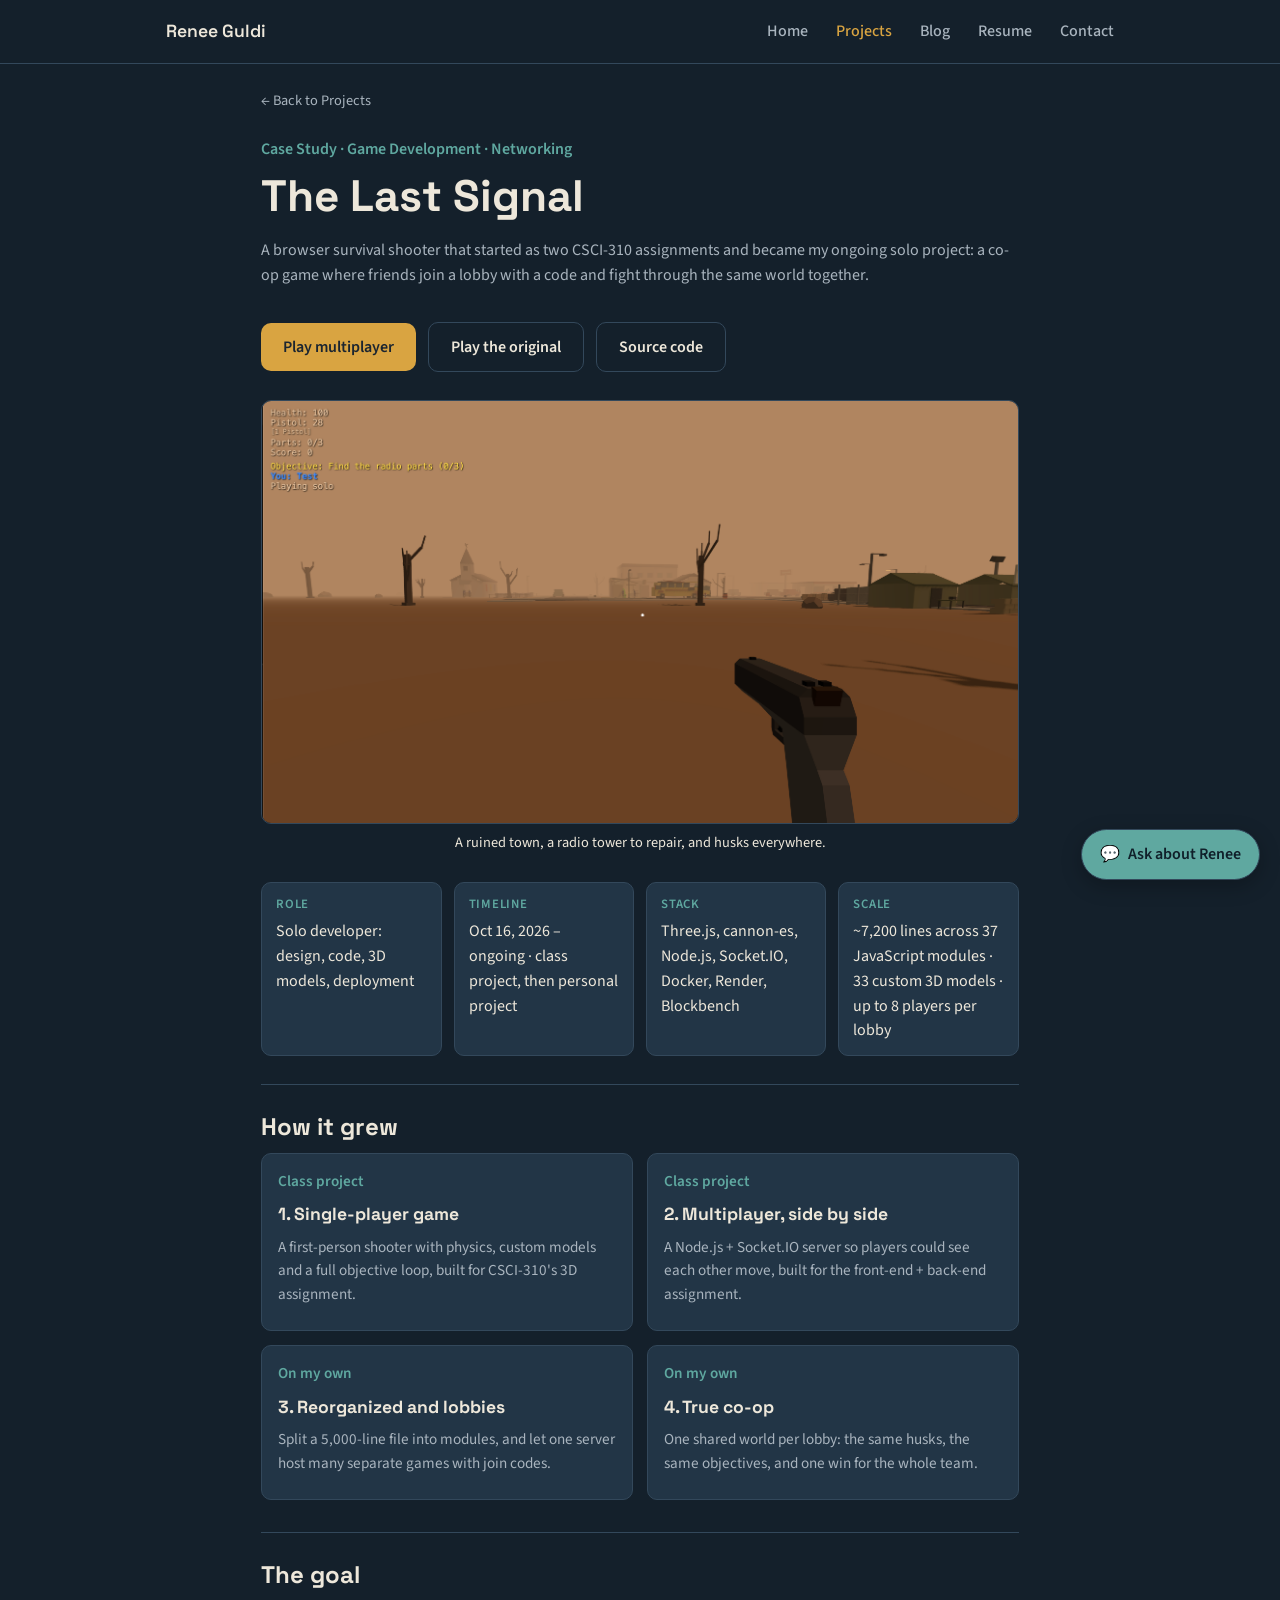
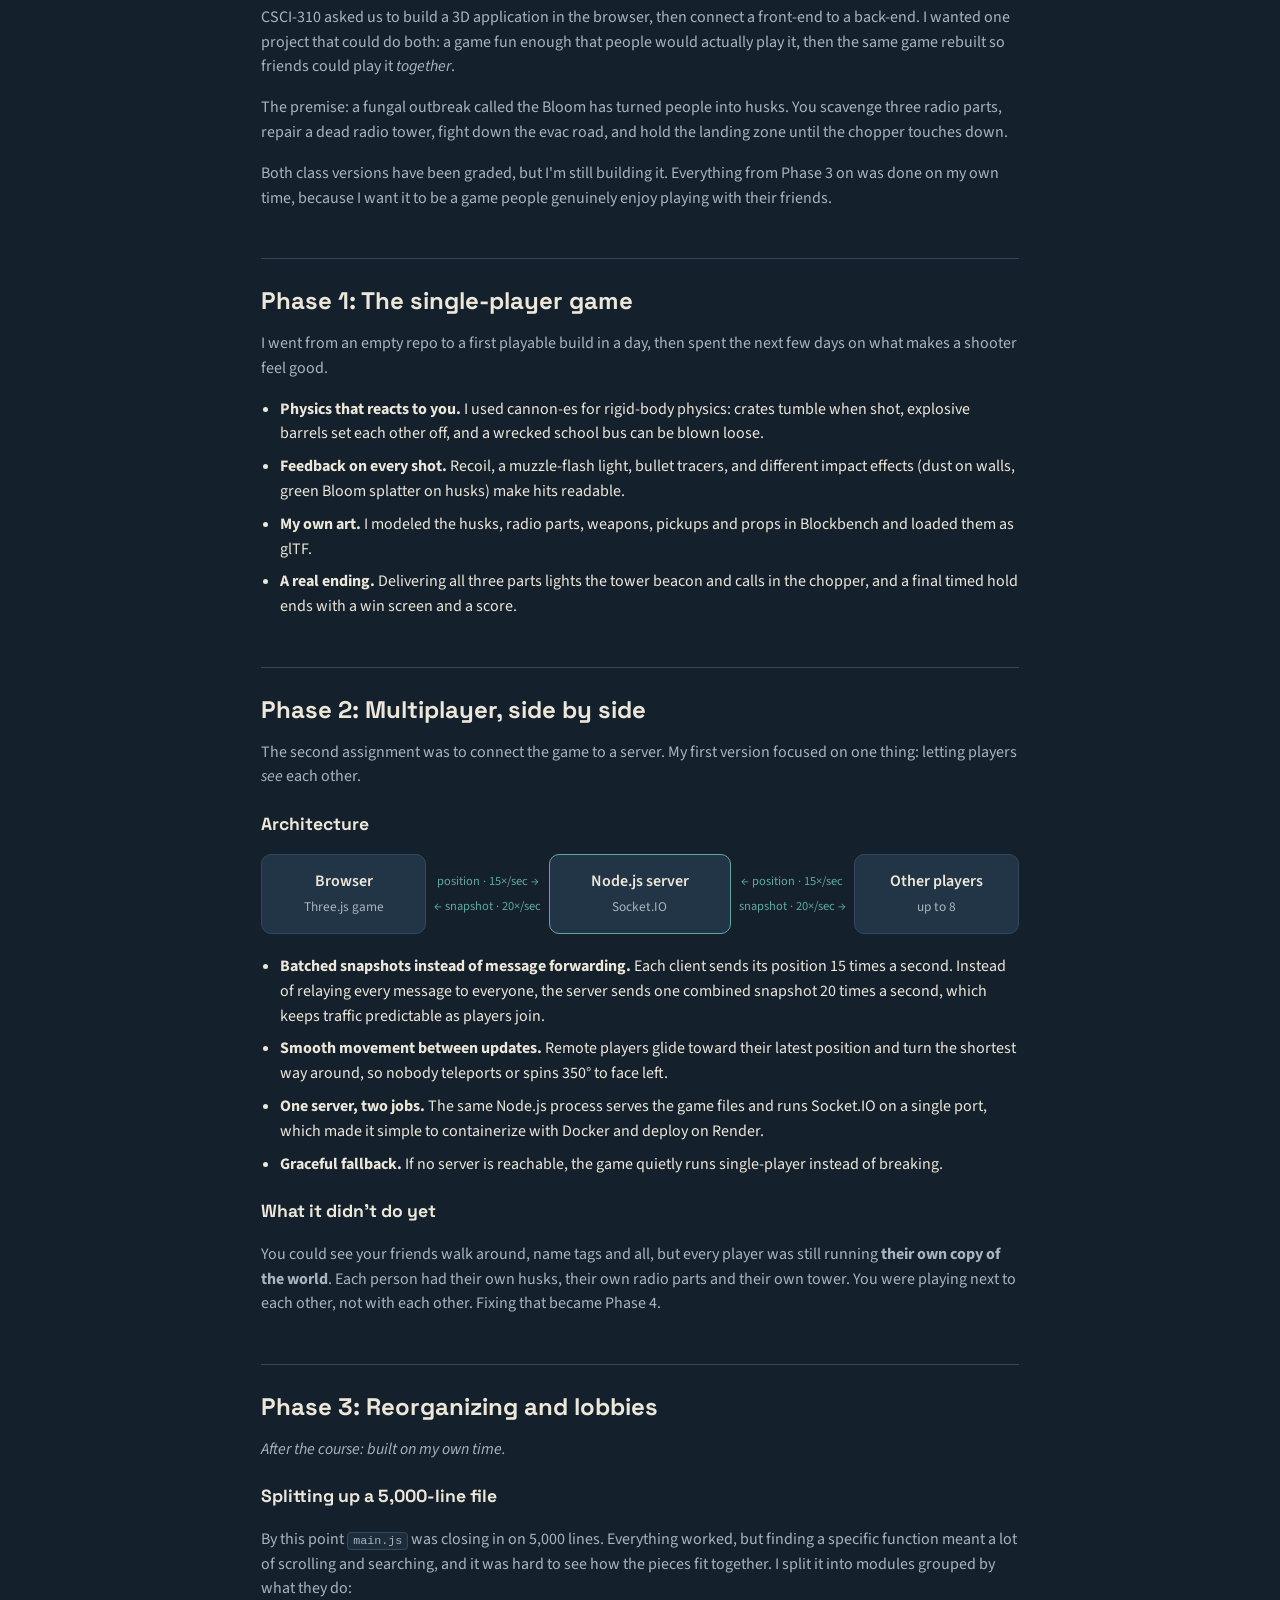
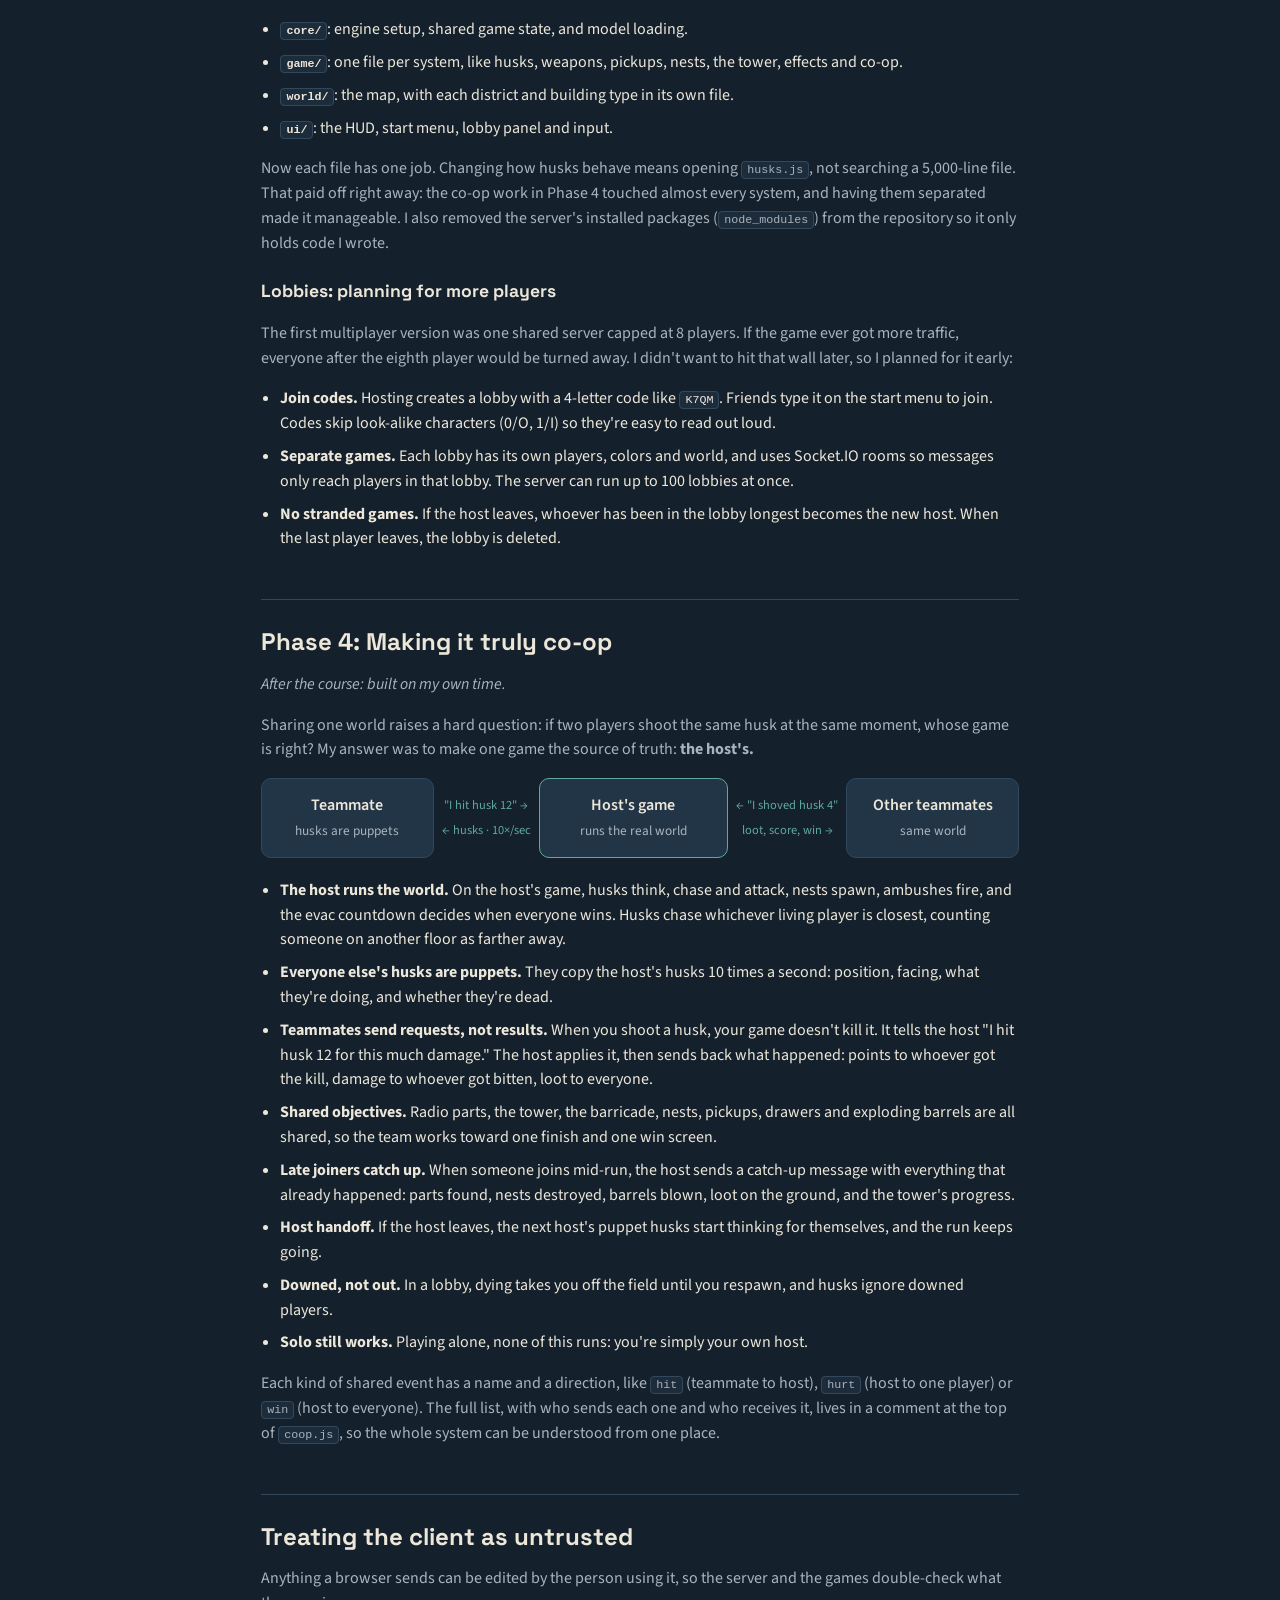
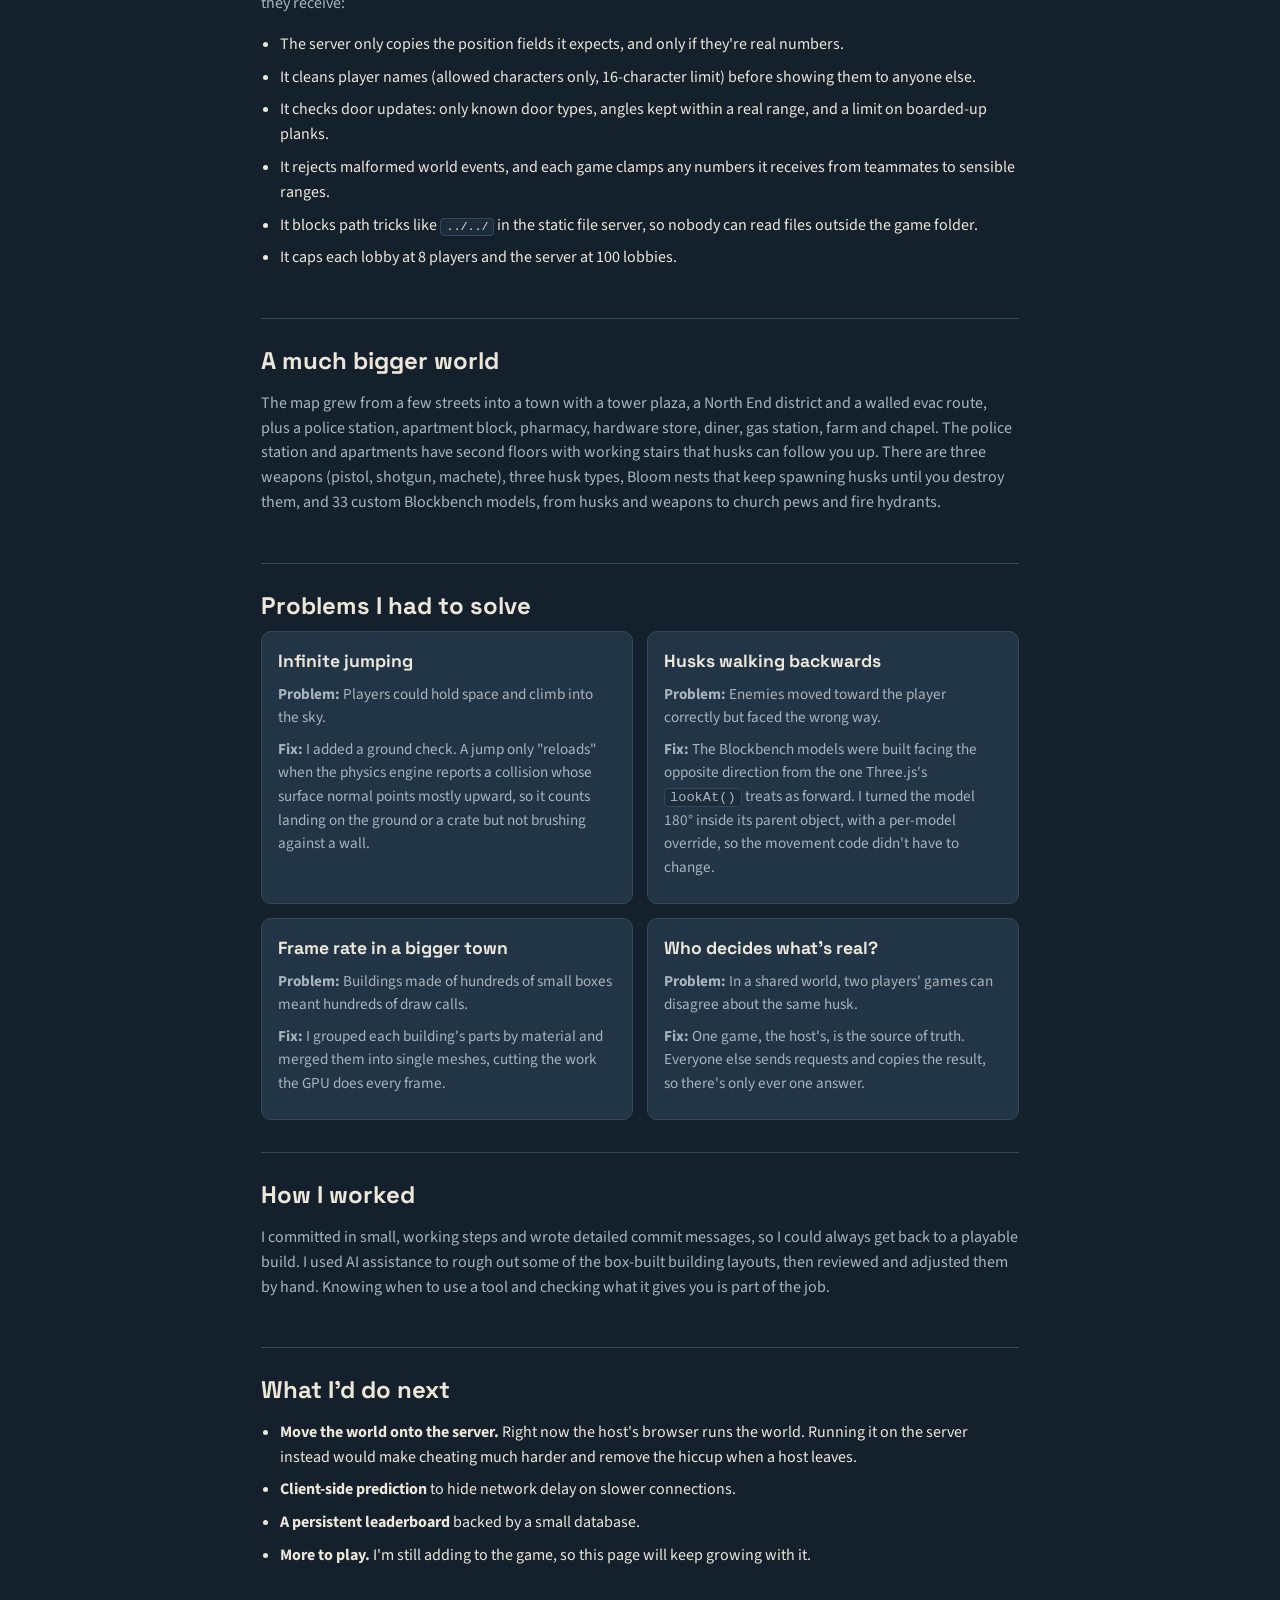
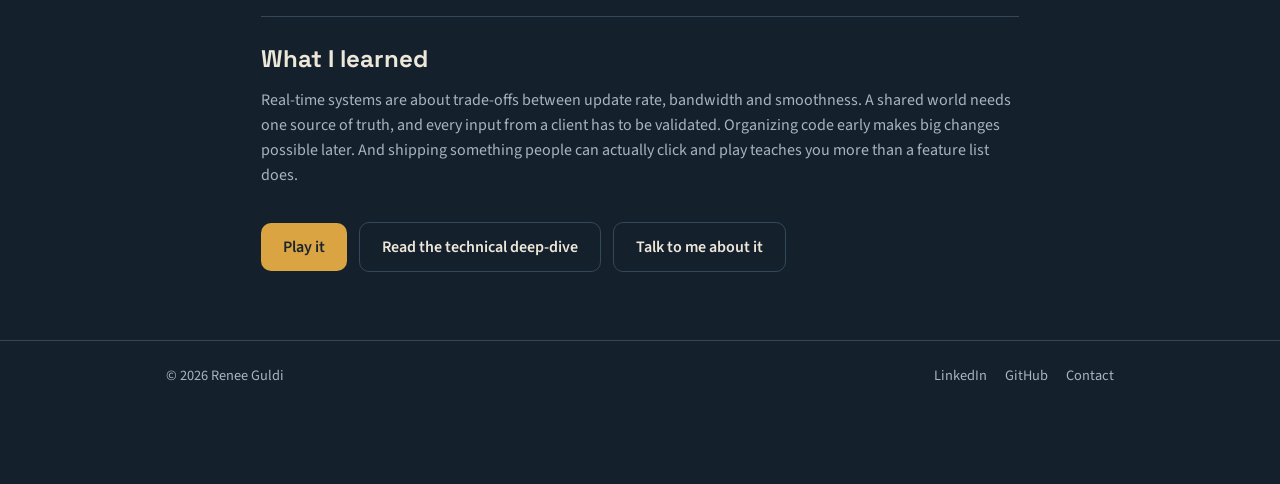
<file: last-signal-case-study.html>
<!DOCTYPE html>
<html lang="en">
<head>
    <meta charset="UTF-8">
    <meta name="viewport" content="width=device-width, initial-scale=1.0">
    <title>Case Study: The Last Signal - Renee Guldi</title>
    <meta name="description" content="How Renee Guldi built The Last Signal, a browser-based 3D survival shooter, as a CSCI-310 project and kept building it into a co-op multiplayer game with lobbies, using Three.js, cannon-es, Node.js and Socket.IO.">
    <meta property="og:title" content="Case Study: The Last Signal">
    <meta property="og:description" content="From a class project to a co-op browser game: join-code lobbies, a host-run shared world, and 8 players per lobby.">
    <meta property="og:image" content="https://renee-guldi-portfolio.r-guldi.workers.dev/images/last-signal-mltiplr.png">
    <link rel="icon" href="images/favicon.svg" type="image/svg+xml">
    <link rel="preconnect" href="https://fonts.googleapis.com">
    <link rel="preconnect" href="https://fonts.gstatic.com" crossorigin>
    <link href="https://fonts.googleapis.com/css2?family=Source+Sans+3:wght@400;500;600&family=Space+Grotesk:wght@500;600;700&display=swap" rel="stylesheet">
    <link rel="stylesheet" href="css/style.css">
</head>
<body>
    <a class="skip-link" href="#main">Skip to content</a>
    <header class="site-header">
        <div class="wrap nav-row">
            <a class="brand" href="index.html">Renee Guldi</a>
            <button id="navToggle" class="nav-toggle" aria-label="Toggle Navigation" aria-expanded="false" aria-controls="navMenu">
                <span></span><span></span>
            </button>
            <nav id="navMenu" class="nav-menu">
                <a href="index.html">Home</a>
                <a href="project.html" class="active">Projects</a>
                <a href="blog.html">Blog</a>
                <a href="resume.html">Resume</a>
                <a href="index.html#contact">Contact</a>
            </nav>
        </div>
    </header>

<main id="main" class="case-study wrap">
    <a href="project.html" class="back-link">&larr; Back to Projects</a>

    <header class="cs-hero">
        <p class="eyebrow">Case Study · Game Development · Networking</p>
        <h1>The Last Signal</h1>
        <p class="lede">
            A browser survival shooter that started as two CSCI-310 assignments and became my ongoing solo project:
            a co-op game where friends join a lobby with a code and fight through the same world together.
        </p>
        <div class="btn-row">
            <a class="btn" href="https://last-signal-multiplayer.onrender.com/" target="_blank" rel="noopener">Play multiplayer</a>
            <a class="btn btn-ghost" href="https://reneeguldi.github.io/Last_Signal/" target="_blank" rel="noopener">Play the original</a>
            <a class="btn btn-ghost" href="https://github.com/ReneeGuldi/Last_Signal_Multiplayer" target="_blank" rel="noopener">Source code</a>
        </div>
    </header>

    <figure class="cs-figure">
        <img src="images/last-signal-mltiplr.png" alt="First-person view in The Last Signal: a pistol aimed down a dusty road toward a ruined town">
        <figcaption>A ruined town, a radio tower to repair, and husks everywhere.</figcaption>
    </figure>

    <!-- At-a-glance facts: update the Scale numbers as the project grows -->
    <dl class="cs-facts">
        <div><dt>Role</dt><dd>Solo developer: design, code, 3D models, deployment</dd></div>
        <div><dt>Timeline</dt><dd>Oct 16, 2026 – ongoing · class project, then personal project</dd></div>
        <div><dt>Stack</dt><dd>Three.js, cannon-es, Node.js, Socket.IO, Docker, Render, Blockbench</dd></div>
        <div><dt>Scale</dt><dd>~7,200 lines across 37 JavaScript modules · 33 custom 3D models · up to 8 players per lobby</dd></div>
    </dl>

    <!-- How the project grew -->
    <section class="cs-section">
        <h2>How it grew</h2>
        <div class="cs-problems">
            <article>
                <p class="timeline-when">Class project</p>
                <h3>1. Single-player game</h3>
                <p>A first-person shooter with physics, custom models and a full objective loop, built for CSCI-310's 3D assignment.</p>
            </article>
            <article>
                <p class="timeline-when">Class project</p>
                <h3>2. Multiplayer, side by side</h3>
                <p>A Node.js + Socket.IO server so players could see each other move, built for the front-end + back-end assignment.</p>
            </article>
            <article>
                <p class="timeline-when">On my own</p>
                <h3>3. Reorganized and lobbies</h3>
                <p>Split a 5,000-line file into modules, and let one server host many separate games with join codes.</p>
            </article>
            <article>
                <p class="timeline-when">On my own</p>
                <h3>4. True co-op</h3>
                <p>One shared world per lobby: the same husks, the same objectives, and one win for the whole team.</p>
            </article>
        </div>
    </section>

    <section class="cs-section">
        <h2>The goal</h2>
        <p>
            CSCI-310 asked us to build a 3D application in the browser, then connect a front-end to a back-end.
            I wanted one project that could do both: a game fun enough that people would actually play it, then the same
            game rebuilt so friends could play it <em>together</em>.
        </p>
        <p>
            The premise: a fungal outbreak called the Bloom has turned people into husks. You scavenge three radio parts,
            repair a dead radio tower, fight down the evac road, and hold the landing zone until the chopper touches down.
        </p>
        <p>
            Both class versions have been graded, but I'm still building it. Everything from Phase 3 on was done on my own time,
            because I want it to be a game people genuinely enjoy playing with their friends.
        </p>
    </section>

    <section class="cs-section">
        <h2>Phase 1: The single-player game</h2>
        <p>I went from an empty repo to a first playable build in a day, then spent the next few days on what makes a shooter feel good.</p>
        <ul>
            <li><strong>Physics that reacts to you.</strong> I used cannon-es for rigid-body physics: crates tumble when shot, explosive barrels set each other off, and a wrecked school bus can be blown loose.</li>
            <li><strong>Feedback on every shot.</strong> Recoil, a muzzle-flash light, bullet tracers, and different impact effects (dust on walls, green Bloom splatter on husks) make hits readable.</li>
            <li><strong>My own art.</strong> I modeled the husks, radio parts, weapons, pickups and props in Blockbench and loaded them as glTF.</li>
            <li><strong>A real ending.</strong> Delivering all three parts lights the tower beacon and calls in the chopper, and a final timed hold ends with a win screen and a score.</li>
        </ul>
    </section>

    <section class="cs-section">
        <h2>Phase 2: Multiplayer, side by side</h2>
        <p>The second assignment was to connect the game to a server. My first version focused on one thing: letting players <em>see</em> each other.</p>

        <h3>Architecture</h3>
        <div class="cs-diagram" role="img" aria-label="Diagram: each browser sends its position to the Node.js server 15 times a second; the server sends one combined snapshot to everyone in the lobby 20 times a second.">
            <div class="cs-node">Browser<br><small>Three.js game</small></div>
            <div class="cs-arrow"><span>position · 15×/sec →</span><span>← snapshot · 20×/sec</span></div>
            <div class="cs-node cs-node-accent">Node.js server<br><small>Socket.IO</small></div>
            <div class="cs-arrow"><span>← position · 15×/sec</span><span>snapshot · 20×/sec →</span></div>
            <div class="cs-node">Other players<br><small>up to 8</small></div>
        </div>
        <ul>
            <li><strong>Batched snapshots instead of message forwarding.</strong> Each client sends its position 15 times a second. Instead of relaying every message to everyone, the server sends one combined snapshot 20 times a second, which keeps traffic predictable as players join.</li>
            <li><strong>Smooth movement between updates.</strong> Remote players glide toward their latest position and turn the shortest way around, so nobody teleports or spins 350° to face left.</li>
            <li><strong>One server, two jobs.</strong> The same Node.js process serves the game files and runs Socket.IO on a single port, which made it simple to containerize with Docker and deploy on Render.</li>
            <li><strong>Graceful fallback.</strong> If no server is reachable, the game quietly runs single-player instead of breaking.</li>
        </ul>

        <h3>What it didn't do yet</h3>
        <p>
            You could see your friends walk around, name tags and all, but every player was still running <strong>their own copy of the world</strong>.
            Each person had their own husks, their own radio parts and their own tower. You were playing next to each other, not with each other.
            Fixing that became Phase 4.
        </p>
    </section>

    <section class="cs-section">
        <h2>Phase 3: Reorganizing and lobbies</h2>
        <p><em>After the course: built on my own time.</em></p>

        <h3>Splitting up a 5,000-line file</h3>
        <p>
            By this point <code>main.js</code> was closing in on 5,000 lines. Everything worked, but finding a specific function
            meant a lot of scrolling and searching, and it was hard to see how the pieces fit together. I split it into modules grouped by what they do:
        </p>
        <ul>
            <li><strong><code>core/</code></strong>: engine setup, shared game state, and model loading.</li>
            <li><strong><code>game/</code></strong>: one file per system, like husks, weapons, pickups, nests, the tower, effects and co-op.</li>
            <li><strong><code>world/</code></strong>: the map, with each district and building type in its own file.</li>
            <li><strong><code>ui/</code></strong>: the HUD, start menu, lobby panel and input.</li>
        </ul>
        <p>
            Now each file has one job. Changing how husks behave means opening <code>husks.js</code>, not searching a 5,000-line file.
            That paid off right away: the co-op work in Phase 4 touched almost every system, and having them separated made it manageable.
            I also removed the server's installed packages (<code>node_modules</code>) from the repository so it only holds code I wrote.
        </p>

        <h3>Lobbies: planning for more players</h3>
        <p>
            The first multiplayer version was one shared server capped at 8 players. If the game ever got more traffic,
            everyone after the eighth player would be turned away. I didn't want to hit that wall later, so I planned for it early:
        </p>
        <ul>
            <li><strong>Join codes.</strong> Hosting creates a lobby with a 4-letter code like <code>K7QM</code>. Friends type it on the start menu to join. Codes skip look-alike characters (0/O, 1/I) so they're easy to read out loud.</li>
            <li><strong>Separate games.</strong> Each lobby has its own players, colors and world, and uses Socket.IO rooms so messages only reach players in that lobby. The server can run up to 100 lobbies at once.</li>
            <li><strong>No stranded games.</strong> If the host leaves, whoever has been in the lobby longest becomes the new host. When the last player leaves, the lobby is deleted.</li>
        </ul>
    </section>

    <section class="cs-section">
        <h2>Phase 4: Making it truly co-op</h2>
        <p><em>After the course: built on my own time.</em></p>
        <p>
            Sharing one world raises a hard question: if two players shoot the same husk at the same moment, whose game is right?
            My answer was to make one game the source of truth: <strong>the host's.</strong>
        </p>

        <div class="cs-diagram" role="img" aria-label="Diagram: a teammate tells the host 'I hit husk 12'; the host's game applies the damage and runs the husks; the host sends husk positions to everyone 10 times a second, plus events like loot drops and the win.">
            <div class="cs-node">Teammate<br><small>husks are puppets</small></div>
            <div class="cs-arrow"><span>"I hit husk 12" →</span><span>← husks · 10×/sec</span></div>
            <div class="cs-node cs-node-accent">Host's game<br><small>runs the real world</small></div>
            <div class="cs-arrow"><span>← "I shoved husk 4"</span><span>loot, score, win →</span></div>
            <div class="cs-node">Other teammates<br><small>same world</small></div>
        </div>

        <ul>
            <li><strong>The host runs the world.</strong> On the host's game, husks think, chase and attack, nests spawn, ambushes fire, and the evac countdown decides when everyone wins. Husks chase whichever living player is closest, counting someone on another floor as farther away.</li>
            <li><strong>Everyone else's husks are puppets.</strong> They copy the host's husks 10 times a second: position, facing, what they're doing, and whether they're dead.</li>
            <li><strong>Teammates send requests, not results.</strong> When you shoot a husk, your game doesn't kill it. It tells the host "I hit husk 12 for this much damage." The host applies it, then sends back what happened: points to whoever got the kill, damage to whoever got bitten, loot to everyone.</li>
            <li><strong>Shared objectives.</strong> Radio parts, the tower, the barricade, nests, pickups, drawers and exploding barrels are all shared, so the team works toward one finish and one win screen.</li>
            <li><strong>Late joiners catch up.</strong> When someone joins mid-run, the host sends a catch-up message with everything that already happened: parts found, nests destroyed, barrels blown, loot on the ground, and the tower's progress.</li>
            <li><strong>Host handoff.</strong> If the host leaves, the next host's puppet husks start thinking for themselves, and the run keeps going.</li>
            <li><strong>Downed, not out.</strong> In a lobby, dying takes you off the field until you respawn, and husks ignore downed players.</li>
            <li><strong>Solo still works.</strong> Playing alone, none of this runs: you're simply your own host.</li>
        </ul>
        <p>
            Each kind of shared event has a name and a direction, like <code>hit</code> (teammate to host), <code>hurt</code> (host to one player)
            or <code>win</code> (host to everyone). The full list, with who sends each one and who receives it, lives in a comment at the top of <code>coop.js</code>, so the whole system can be understood from one place.
        </p>
    </section>

    <section class="cs-section">
        <h2>Treating the client as untrusted</h2>
        <p>Anything a browser sends can be edited by the person using it, so the server and the games double-check what they receive:</p>
        <ul>
            <li>The server only copies the position fields it expects, and only if they're real numbers.</li>
            <li>It cleans player names (allowed characters only, 16-character limit) before showing them to anyone else.</li>
            <li>It checks door updates: only known door types, angles kept within a real range, and a limit on boarded-up planks.</li>
            <li>It rejects malformed world events, and each game clamps any numbers it receives from teammates to sensible ranges.</li>
            <li>It blocks path tricks like <code>../../</code> in the static file server, so nobody can read files outside the game folder.</li>
            <li>It caps each lobby at 8 players and the server at 100 lobbies.</li>
        </ul>
    </section>

    <section class="cs-section">
        <h2>A much bigger world</h2>
        <p>
            The map grew from a few streets into a town with a tower plaza, a North End district and a walled evac route, plus a police station,
            apartment block, pharmacy, hardware store, diner, gas station, farm and chapel. The police station and apartments have second floors
            with working stairs that husks can follow you up. There are three weapons (pistol, shotgun, machete), three husk types, Bloom nests
            that keep spawning husks until you destroy them, and 33 custom Blockbench models, from husks and weapons to church pews and fire hydrants.
        </p>
    </section>

    <section class="cs-section">
        <h2>Problems I had to solve</h2>
        <div class="cs-problems">
            <article>
                <h3>Infinite jumping</h3>
                <p><strong>Problem:</strong> Players could hold space and climb into the sky.</p>
                <p><strong>Fix:</strong> I added a ground check. A jump only "reloads" when the physics engine reports a collision whose surface normal points mostly upward, so it counts landing on the ground or a crate but not brushing against a wall.</p>
            </article>
            <article>
                <h3>Husks walking backwards</h3>
                <p><strong>Problem:</strong> Enemies moved toward the player correctly but faced the wrong way.</p>
                <p><strong>Fix:</strong> The Blockbench models were built facing the opposite direction from the one Three.js's <code>lookAt()</code> treats as forward. I turned the model 180° inside its parent object, with a per-model override, so the movement code didn't have to change.</p>
            </article>
            <article>
                <h3>Frame rate in a bigger town</h3>
                <p><strong>Problem:</strong> Buildings made of hundreds of small boxes meant hundreds of draw calls.</p>
                <p><strong>Fix:</strong> I grouped each building's parts by material and merged them into single meshes, cutting the work the GPU does every frame.</p>
            </article>
            <article>
                <h3>Who decides what's real?</h3>
                <p><strong>Problem:</strong> In a shared world, two players' games can disagree about the same husk.</p>
                <p><strong>Fix:</strong> One game, the host's, is the source of truth. Everyone else sends requests and copies the result, so there's only ever one answer.</p>
            </article>
        </div>
    </section>

    <section class="cs-section">
        <h2>How I worked</h2>
        <p>
            I committed in small, working steps and wrote detailed commit messages, so I could always get back to a playable build.
            I used AI assistance to rough out some of the box-built building layouts, then reviewed and adjusted them by hand.
            Knowing when to use a tool and checking what it gives you is part of the job.
        </p>
    </section>

    <section class="cs-section">
        <h2>What I'd do next</h2>
        <ul>
            <li><strong>Move the world onto the server.</strong> Right now the host's browser runs the world. Running it on the server instead would make cheating much harder and remove the hiccup when a host leaves.</li>
            <li><strong>Client-side prediction</strong> to hide network delay on slower connections.</li>
            <li><strong>A persistent leaderboard</strong> backed by a small database.</li>
            <li><strong>More to play.</strong> I'm still adding to the game, so this page will keep growing with it.</li>
        </ul>
    </section>

    <section class="cs-section cs-takeaways">
        <h2>What I learned</h2>
        <p>
            Real-time systems are about trade-offs between update rate, bandwidth and smoothness. A shared world needs one source of truth,
            and every input from a client has to be validated. Organizing code early makes big changes possible later.
            And shipping something people can actually click and play teaches you more than a feature list does.
        </p>
        <div class="btn-row">
            <a class="btn" href="https://last-signal-multiplayer.onrender.com/" target="_blank" rel="noopener">Play it</a>
            <a class="btn btn-ghost" href="blog-syncing-8-players.html">Read the technical deep-dive</a>
            <a class="btn btn-ghost" href="index.html#contact">Talk to me about it</a>
        </div>
    </section>
</main>

<footer class="site-footer">
    <div class="wrap footer-row">
        <p>© <span id="year">2026</span> Renee Guldi</p>
        <p class="footer-links">
            <a href="https://www.linkedin.com/in/rguldi" target="_blank" rel="noopener">LinkedIn</a>
            <a href="https://github.com/ReneeGuldi" target="_blank" rel="noopener">GitHub</a>
            <a href="index.html#contact">Contact</a>
        </p>
    </div>
</footer>

<button id="backToTop" class="back-to-top" aria-label="Back to Top">&uarr;</button>
<script src="js/config.js"></script>
<script src="js/script.js"></script>
<script src="js/chatbot.js"></script>
</body>
</html>
</file>
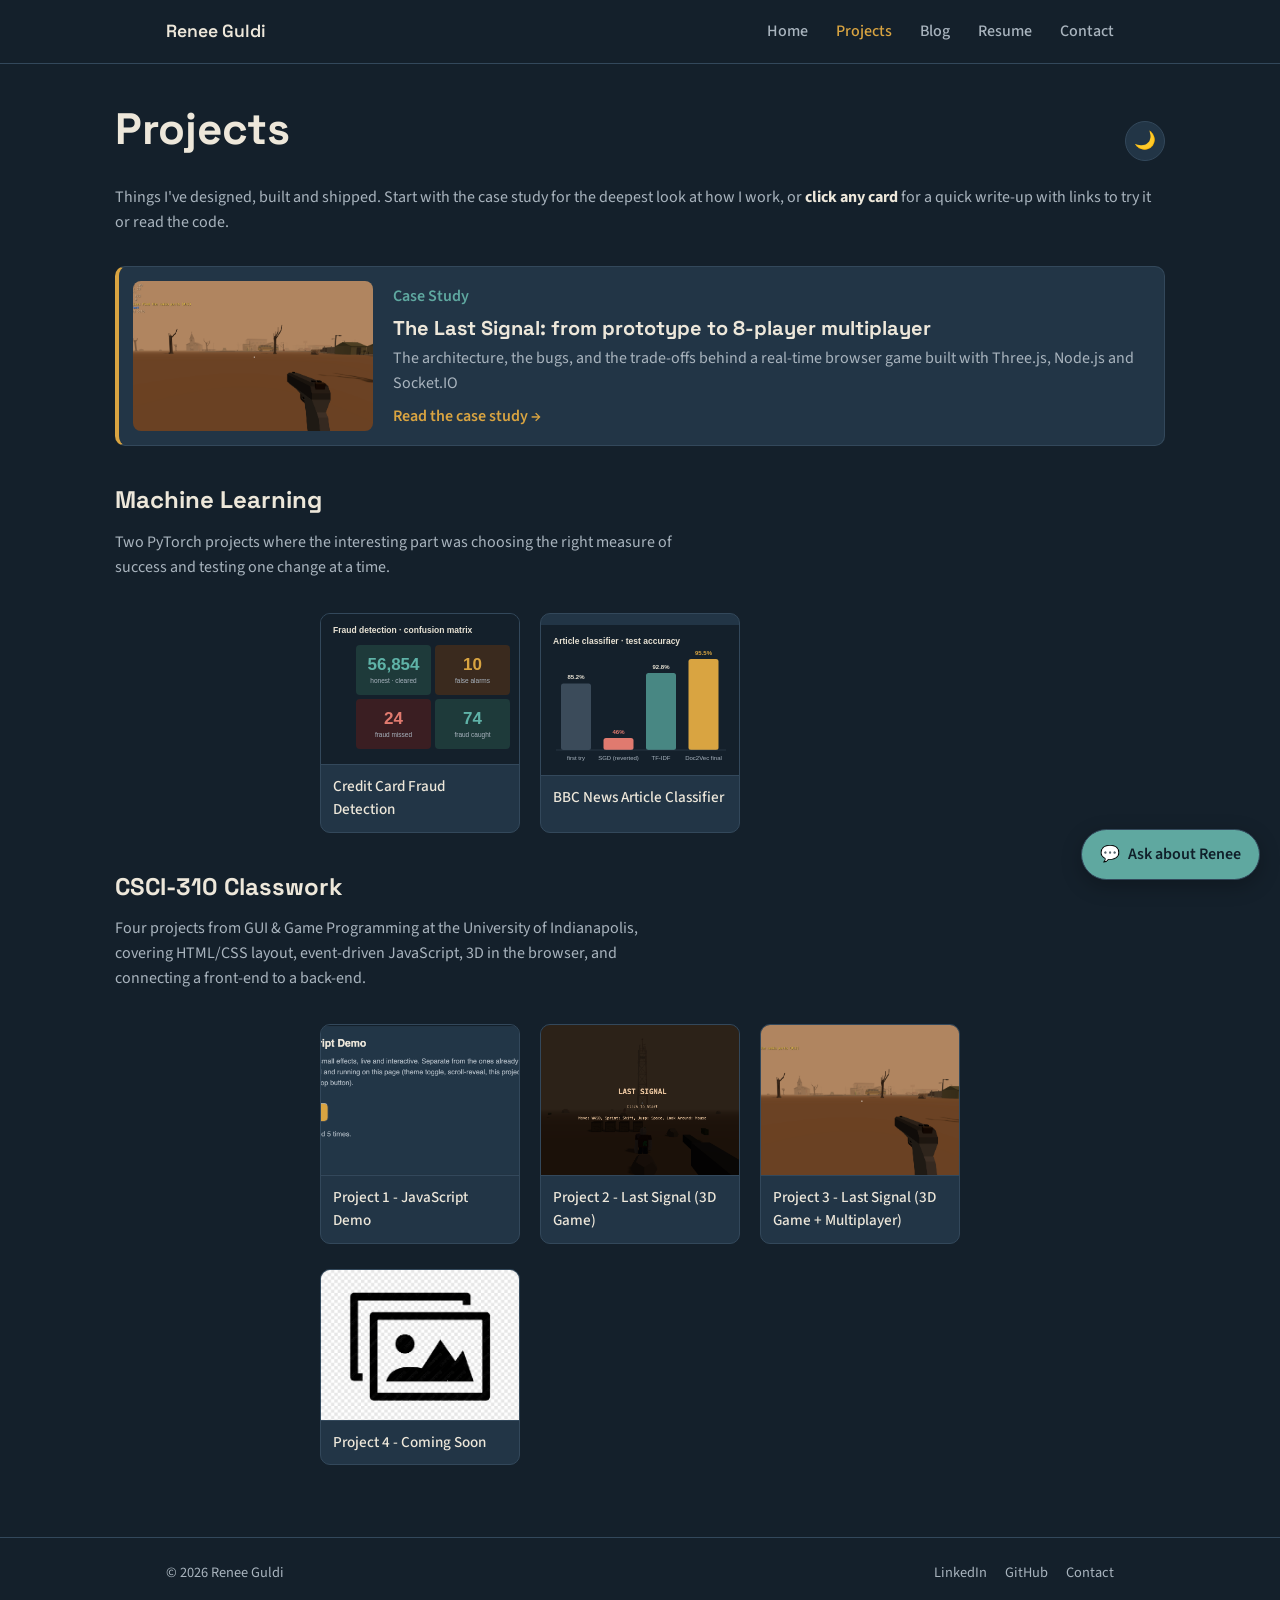
<file: project.html>
<!DOCTYPE html>
<html lang="en">
<head>
    <meta charset="UTF-8">
    <meta name="viewport" content="width=device-width, initial-scale=1.0">
    <title>Projects Page - Renee Guldi</title>
    <meta name="description" content="Projects by Renee Guldi, including a Three.js survival shooter, its real-time multiplayer expansion, machine learning work, and CSCI-310 classwork.">
    <link rel="icon" href="images/favicon.svg" type="image/svg+xml">
    <link rel="preconnect" href="https://fonts.googleapis.com">
    <link rel="preconnect" href="https://fonts.gstatic.com" crossorigin>
    <link href="https://fonts.googleapis.com/css2?family=Source+Sans+3:wght@400;500;600&family=Space+Grotesk:wght@500;600;700&display=swap" rel="stylesheet">
    <link rel="stylesheet" href="css/style.css">
</head>
<body>
    <a class="skip-link" href="#main">Skip to content</a>
    <header class="site-header">
        <div class="wrap nav-row">
            <a class="brand" href="index.html">Renee Guldi</a>
            <button id="navToggle" class="nav-toggle" aria-label="Toggle Navigation" aria-expanded="false" aria-controls="navMenu">
                <span></span><span></span>
            </button>
            <nav id="navMenu" class="nav-menu">
                <a href="index.html">Home</a>
                <a href="project.html" class="active" aria-current="page">Projects</a>
                <a href="blog.html">Blog</a>
                <a href="resume.html">Resume</a>
                <a href="index.html#contact">Contact</a>
            </nav>
        </div>
    </header>

<main id="main" class="project-page wrap">
    <div class="project-page-header">
        <h1>Projects</h1>
        <!-- theme toggle is Javascript effect #1-->
        <button id="themeToggle" class="theme-toggle" aria-label="Toggle dark mode">Dark Mode</button>
    </div>
    <p class="project-intro">
        Things I've designed, built and shipped. Start with the case study for the deepest look at how I work,
        or <strong>click any card</strong> for a quick write-up with links to try it or read the code.
    </p>

    <!-- Featured Case Study -->
     <a class="cs-banner" href="last-signal-case-study.html">
        <img src="images/last-signal-mltiplr.png" alt="" loading="lazy">
        <div>
            <p class="eyebrow">Case Study</p>
            <h2>The Last Signal: from prototype to 8-player multiplayer</h2>
            <p>The architecture, the bugs, and the trade-offs behind a real-time browser game built with Three.js, Node.js and Socket.IO</p>
            <span class="cs-banner-cta">Read the case study &rarr;</span>
        </div>
     </a>

    <h2 class="project-section-title">Machine Learning</h2>
    <p class="project-section-note">
        Two PyTorch projects where the interesting part was choosing the right measure of success and testing one change at a time.
    </p>
    <section class="project-grid" aria-label="Machine learning projects">
        <button type="button" class="project-card" data-project="ml1">
            <div class="project-image">
                <img src="images/fraud-detection.svg" alt="Confusion matrix showing 74 fraud cases caught and 10 false alarms" loading="lazy">
            </div>
            <p class="project-label">Credit Card Fraud Detection</p>
        </button>
        <button type="button" class="project-card" data-project="ml2">
            <div class="project-image">
                <img src="images/bbc-classifier.svg" alt="Bar chart of accuracy rising from 85% to 95.5%" loading="lazy">
            </div>
            <p class="project-label">BBC News Article Classifier</p>
        </button>
    </section>

    <h2 class="project-section-title">CSCI-310 Classwork</h2>
    <p class="project-section-note">
        Four projects from GUI &amp; Game Programming at the University of Indianapolis, covering HTML/CSS layout,
        event-driven JavaScript, 3D in the browser, and connecting a front-end to a back-end.
    </p>

    <!-- Creating a block grid for 4-projects, laid out in conjecture with assignment specifications (Originally planned for 6 projects: desktop: 3- columns,  200x150, images; mobile: 2 columns 12x90 images). Each card opens the details modal (which was JavaScript effect #4 for the assignment); the write ups live within js/projects.js-->
         <section class="project-grid" id="projectGrid" aria-label="Projects">
        <!-- Project 1-->
        <button type="button" class="project-card" data-project="p1">
            <div class="project-image">
                <img src="images/javaScriptdemo.png" alt="Screenshot of the JavaScript demo page" loading="lazy">
            </div>
            <p class="project-label">Project 1 - JavaScript Demo</p>
        </button>

        <!-- Project 2-->
        <button type="button" class="project-card" data-project="p2">
            <div class="project-image">
                <img src="images/last-signal.png" alt="Screenshot of The Last Signal, a low-poly 3D survival game" loading="lazy">
            </div>
            <p class="project-label">Project 2 - Last Signal (3D Game)</p>
        </button>

        <!-- Project 3-->
        <button type="button" class="project-card" data-project="p3">
            <div class="project-image">
                <img src="images/last-signal-mltiplr.png" alt="Screenshot of The Last Signal multiplayer edition" loading="lazy">
            </div>
            <p class="project-label">Project 3 - Last Signal (3D Game + Multiplayer)</p>
        </button>

        <!-- Project 4-->
        <button type="button" class="project-card" data-project="p4">
            <div class="project-image">
                <img src="images/placeholder.jpg" alt="Placeholder image for Project 4" loading="lazy">
            </div>
            <p class="project-label">Project 4 - Coming Soon</p>
        </button>
    </section>
</main>

<!-- Project Details Modal -->
<div id="detailsModal" class="modal" aria-hidden="true">
    <div class="modal-backdrop" data-close></div>
    <div class="modal-panel" role="dialog" aria-modal="true" aria-labelledby="modalTitle">
        <button class="modal-close" data-close aria-label="Close">&times;</button>
        <p id="modalEyebrow" class="eyebrow"></p>
        <h2 id="modalTitle">Project Title</h2>
        <p id="modalDescription">Project description goes here.</p>
        <div id="modalExtra"></div>
    </div>
</div>

<footer class="site-footer">
    <div class="wrap footer-row">
        <p>© <span id="year">2026</span> Renee Guldi</p>
        <p class="footer-links">
            <a href="https://www.linkedin.com/in/rguldi" target="_blank" rel="noopener">LinkedIn</a>
            <a href="https://github.com/ReneeGuldi" target="_blank" rel="noopener">GitHub</a>
            <a href="index.html#contact">Contact</a>
        </p>
    </div>
</footer>

<button id="backToTop" class="back-to-top" aria-label="Back to Top">&uarr;</button>

<script src="js/config.js"></script>
<script src="js/projects.js"></script>
<script src="js/script.js"></script>
<script src="js/chatbot.js"></script>
</body>
</html>
</file>
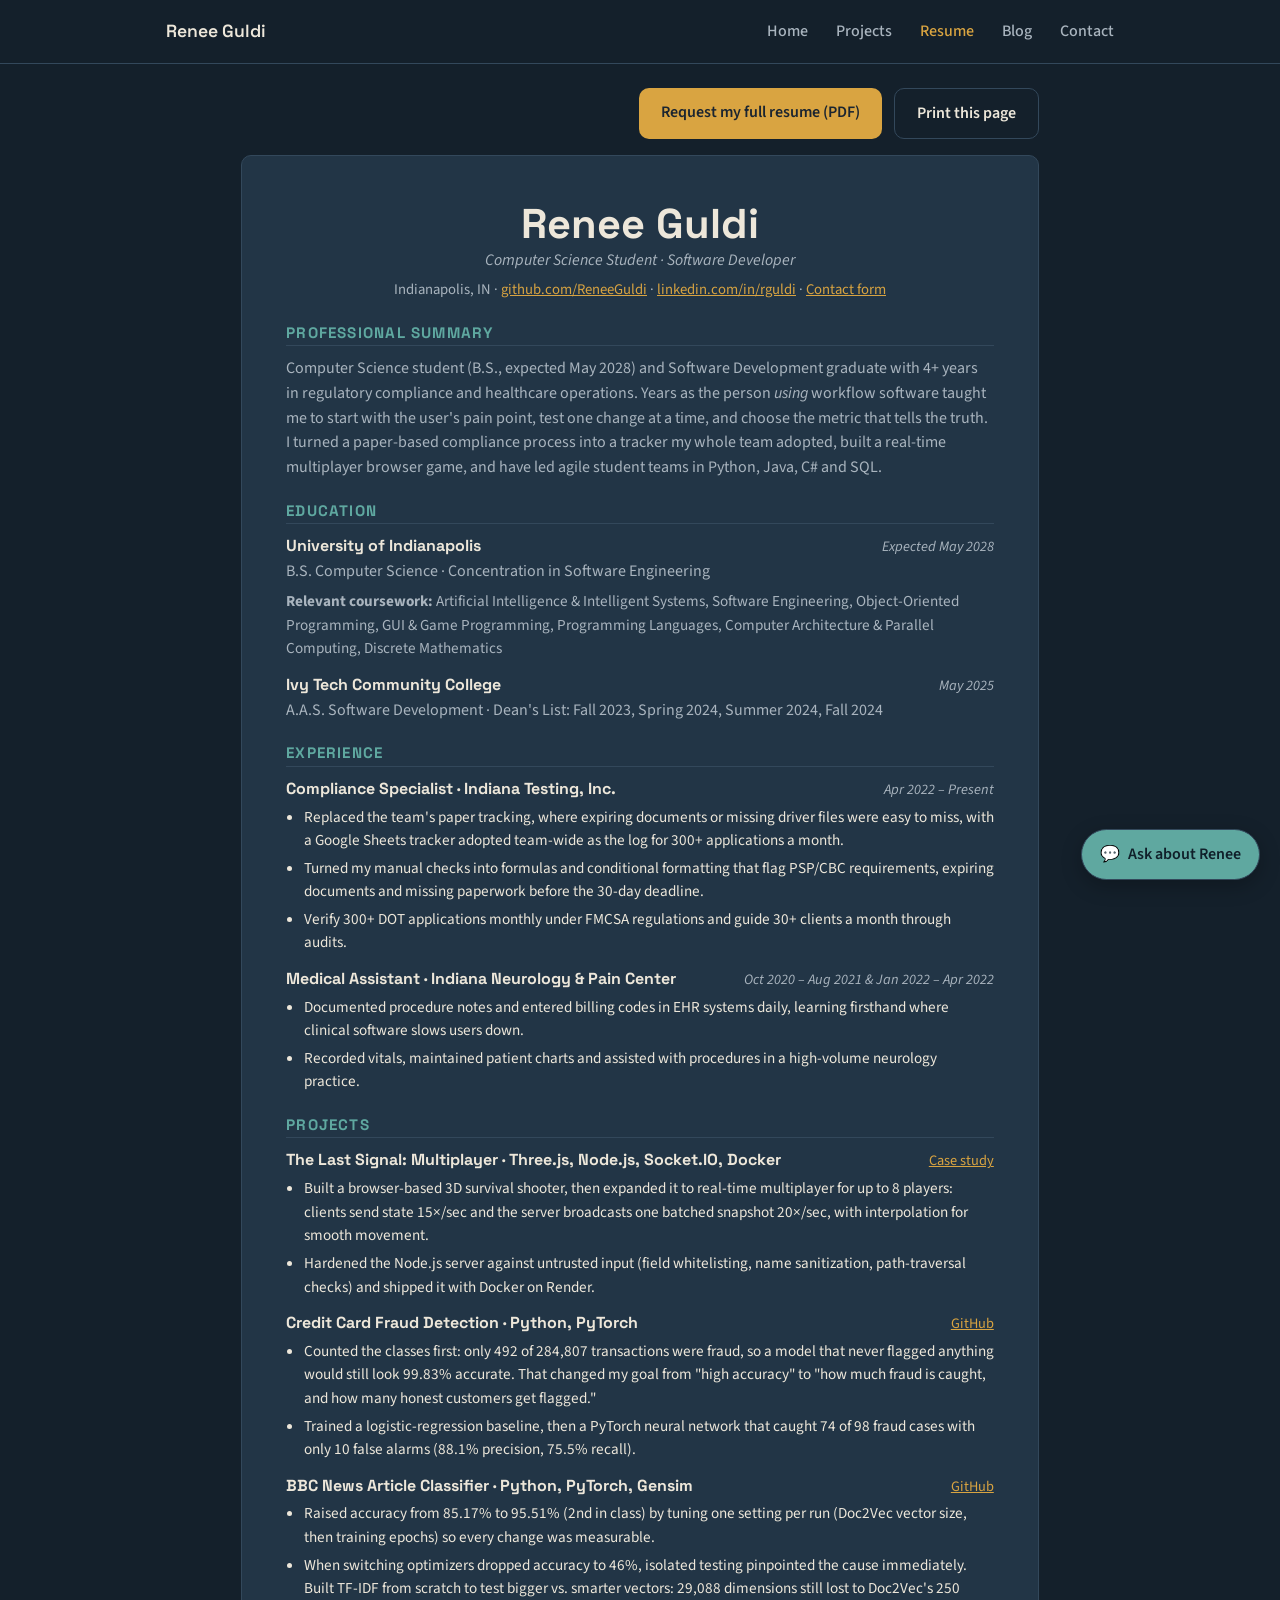
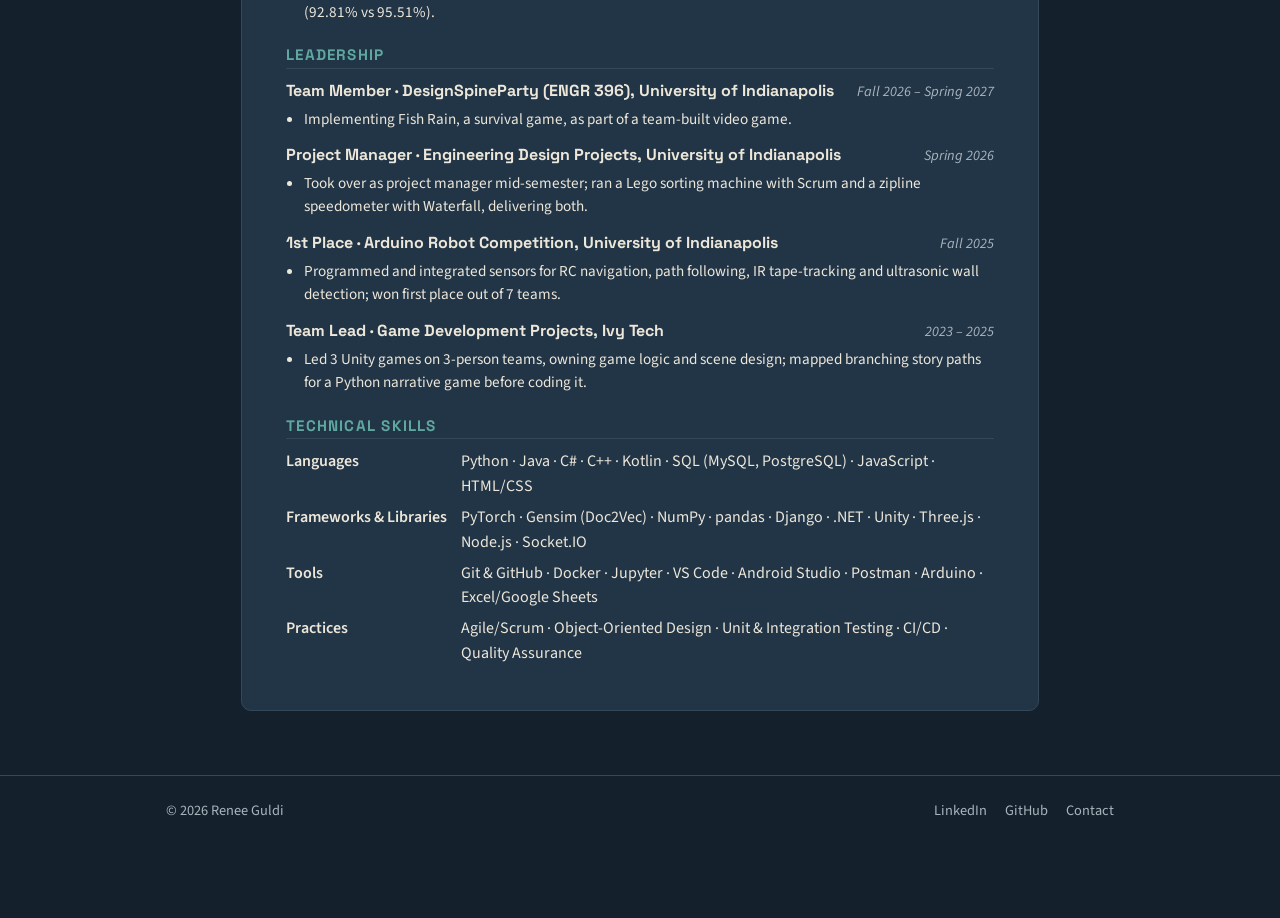
<file: resume.html>
<!DOCTYPE html>
<html lang="en">
    <head>
        <meta charset="UTF-8">
        <meta name="viewport" content="width=device-width, initial-scale=1.0">
        <title>Resume - Renee Guldi</title>
        <meta name="description" content="Resume of Renee Guldi: Computer Science student at the University of Indianapolis with 4+ years in compliance and healthcare operations, seeking a software development internship.">
        <link rel="icon" href="images/favicon.svg" type="image/svg+xml">
        <link rel="preconnect" href="https://fonts.googleapis.com">
        <link href="https://fonts.googleapis.com/css2?family=Source+Sans+3:wght@400;500;600&family=Space+Grotesk:wght@500;600;700&display=swap" rel="stylesheet">
        <link rel="stylesheet" href="css/style.css">
    </head>
    <body>
        <a class="skip-link" href="#main">Skip to content</a>
        <header class="site-header">
            <div class="wrap nav-row">
                <a class="brand" href="index.html">Renee Guldi</a>
                <button id="navToggle" class="nav-toggle" aria-label="Toggle Navigation" aria-expanded="false" aria-controls="navMenu">
                    <span></span><span></span>
                </button>
                <nav id="navMenu" class="nav-menu">
                    <a href="index.html">Home</a>
                    <a href="project.html">Projects</a>
                    <a href="resume.html" class="active" aria-current="page">Resume</a>
                    <a href="blog.html">Blog</a>
                    <a href="index.html#contact">Contact</a>
                </nav>
            </div>
        </header>


        <main id="main" class="resume wrap">
            <div class="resume-actions">
                <a class="btn" href="index.html?topic=resume#contact">Request my full resume (PDF)</a>
                <button type="button" class="btn btn-ghost" onclick="window.print()">Print this page</button>
            </div>
            <article class="resume-sheet">
                <header class="resume-head">
                    <h1>Renee Guldi</h1>
                    <p class="resume-title">Computer Science Student · Software Developer</p>
                    <p class="resume-contact">
                        Indianapolis, IN · 
                            <a href="https://github.com/ReneeGuldi" target="_blank" rel="noopener">github.com/ReneeGuldi</a> · 
                            <a href="https://www.linkedin.com/in/rguldi" target="_blank" rel="noopener">linkedin.com/in/rguldi</a> · 
                            <a href="index.html#contact">Contact form</a>
                    </p>
                </header>

                <section>
                    <h2>Professional Summary</h2>
                    <p>
                        Computer Science student (B.S., expected May 2028) and Software Development graduate with 4+ years in regulatory compliance and healthcare operations.
                        Years as the person <em>using</em> workflow software taught me to start with the user's pain point, test one change at a time, and choose the metric that tells the truth.
                        I turned a paper-based compliance process into a tracker my whole team adopted, built a real-time multiplayer browser game, and have led agile student teams in Python, Java, C# and SQL.
                    </p>
                </section>

                <section>
                    <h2>Education</h2>
                    <div class="r-item">
                        <div class="r-row"><h3>University of Indianapolis</h3><span>Expected May 2028</span></div>
                        <p>B.S. Computer Science · Concentration in Software Engineering</p>
                        <p class="r-courses"><strong>Relevant coursework:</strong> Artificial Intelligence &amp; Intelligent Systems, Software Engineering, Object-Oriented Programming, GUI &amp; Game Programming, Programming Languages, Computer Architecture &amp; Parallel Computing, Discrete Mathematics</p>
                    </div>
                    <div class="r-item">
                <div class="r-row"><h3>Ivy Tech Community College</h3><span>May 2025</span></div>
                    <p>A.A.S. Software Development · Dean's List: Fall 2023, Spring 2024, Summer 2024, Fall 2024</p>
                </div>
                </section>

                <section>
                    <h2>Experience</h2>
                    <div class="r-item">
                        <div class="r-row"><h3>Compliance Specialist · Indiana Testing, Inc.</h3><span>Apr 2022 – Present</span></div>
                        <ul>
                            <li>Replaced the team's paper tracking, where expiring documents or missing driver files were easy to miss, with a Google Sheets tracker adopted team-wide as the log for 300+ applications a month.</li>
                            <li>Turned my manual checks into formulas and conditional formatting that flag PSP/CBC requirements, expiring documents and missing paperwork before the 30-day deadline.</li>
                            <li>Verify 300+ DOT applications monthly under FMCSA regulations and guide 30+ clients a month through audits.</li>
                        </ul>
                    </div>
                    <div class="r-item">
                        <div class="r-row"><h3>Medical Assistant · Indiana Neurology &amp; Pain Center</h3><span>Oct 2020 – Aug 2021 &amp; Jan 2022 – Apr 2022</span></div>
                        <ul>
                            <li>Documented procedure notes and entered billing codes in EHR systems daily, learning firsthand where clinical software slows users down.</li>
                            <li>Recorded vitals, maintained patient charts and assisted with procedures in a high-volume neurology practice.</li>
                        </ul>
                    </div>
                </section>
                <section>
                    <h2>Projects</h2>
                    <div class="r-item">
                        <div class="r-row"><h3>The Last Signal: Multiplayer · Three.js, Node.js, Socket.IO, Docker</h3><a href="last-signal-case-study.html">Case study</a></div>
                        <ul>
                            <li>Built a browser-based 3D survival shooter, then expanded it to real-time multiplayer for up to 8 players: clients send state 15×/sec and the server broadcasts one batched snapshot 20×/sec, with interpolation for smooth movement.</li>
                            <li>Hardened the Node.js server against untrusted input (field whitelisting, name sanitization, path-traversal checks) and shipped it with Docker on Render.</li>
                        </ul>
                    </div>
                    <div class="r-item">
                        <div class="r-row"><h3>Credit Card Fraud Detection · Python, PyTorch</h3><a href="https://github.com/ReneeGuldi/Credit-Card-Fraud-Detection" target="_blank" rel="noopener">GitHub</a></div>
                        <ul>
                            <li>Counted the classes first: only 492 of 284,807 transactions were fraud, so a model that never flagged anything would still look 99.83% accurate. That changed my goal from "high accuracy" to "how much fraud is caught, and how many honest customers get flagged."</li>
                            <li>Trained a logistic-regression baseline, then a PyTorch neural network that caught 74 of 98 fraud cases with only 10 false alarms (88.1% precision, 75.5% recall).</li>
                        </ul>
                    </div>
                    <div class="r-item">
                        <div class="r-row"><h3>BBC News Article Classifier · Python, PyTorch, Gensim</h3><a href="https://github.com/ReneeGuldi/BBC-Article-Classifier" target="_blank" rel="noopener">GitHub</a></div>
                        <ul>
                            <li>Raised accuracy from 85.17% to 95.51% (2nd in class) by tuning one setting per run (Doc2Vec vector size, then training epochs) so every change was measurable.</li>
                            <li>When switching optimizers dropped accuracy to 46%, isolated testing pinpointed the cause immediately. Built TF-IDF from scratch to test bigger vs. smarter vectors: 29,088 dimensions still lost to Doc2Vec's 250 (92.81% vs 95.51%).</li>
                        </ul>
                    </div>
                </section>

                <section>
                    <h2>Leadership</h2>
                    <div class="r-item">
                        <div class="r-row"><h3>Team Member · DesignSpineParty (ENGR 396), University of Indianapolis</h3><span>Fall 2026 – Spring 2027</span></div>
                        <ul>
                            <li>Implementing Fish Rain, a survival game, as part of a team-built video game.</li>
                        </ul>
                    </div>
                    <div class="r-item">
                        <div class="r-row"><h3>Project Manager · Engineering Design Projects, University of Indianapolis</h3><span>Spring 2026</span></div>
                        <ul>
                            <li>Took over as project manager mid-semester; ran a Lego sorting machine with Scrum and a zipline speedometer with Waterfall, delivering both.</li>
                        </ul>
                    </div>
                    <div class="r-item">
                        <div class="r-row"><h3>1st Place · Arduino Robot Competition, University of Indianapolis</h3><span>Fall 2025</span></div>
                        <ul>
                            <li>Programmed and integrated sensors for RC navigation, path following, IR tape-tracking and ultrasonic wall detection; won first place out of 7 teams.</li>
                        </ul>
                    </div>
                    <div class="r-item">
                        <div class="r-row"><h3>Team Lead · Game Development Projects, Ivy Tech</h3><span>2023 – 2025</span></div>
                        <ul>
                            <li>Led 3 Unity games on 3-person teams, owning game logic and scene design; mapped branching story paths for a Python narrative game before coding it.</li>
                        </ul>
                    </div>
                </section>

                <section>
                    <h2>Technical Skills</h2>
                    <dl class="r-skills">
                        <dt>Languages</dt><dd>Python · Java · C# · C++ · Kotlin · SQL (MySQL, PostgreSQL) · JavaScript · HTML/CSS</dd>
                        <dt>Frameworks &amp; Libraries</dt><dd>PyTorch · Gensim (Doc2Vec) · NumPy · pandas · Django · .NET · Unity · Three.js · Node.js · Socket.IO</dd>
                        <dt>Tools</dt><dd>Git &amp; GitHub · Docker · Jupyter · VS Code · Android Studio · Postman · Arduino · Excel/Google Sheets</dd>
                        <dt>Practices</dt><dd>Agile/Scrum · Object-Oriented Design · Unit &amp; Integration Testing · CI/CD · Quality Assurance</dd>
                    </dl>
                </section>
            </article>
        </main>
        <footer class="site-footer">
            <div class="wrap footer-row">
                <p>© <span id="year">2026</span> Renee Guldi</p>
                <p class="footer-links">
                    <a href="https://www.linkedin.com/in/rguldi" target="_blank" rel="noopener">LinkedIn</a>
                    <a href="https://github.com/ReneeGuldi" target="_blank" rel="noopener">GitHub</a>
                    <a href="index.html#contact">Contact</a>
                </p>
            </div>
        </footer>

        <button id="backToTop" class="back-to-top" aria-label="Back to Top">&uarr;</button>
        <script src="js/config.js"></script>
        <script src="js/script.js"></script>
        <script src="js/chatbot.js"></script>
    </body>
</html>
</file>
<file: css/style.css>
/*
  TOKENS
*/
:root {
  /* color */
  --bg:        #14202B;
  --bg-alt:    #1C2C3A;
  --surface:   #223546;
  --text:      #EDE7DA;
  --text-dim:  #A9B4BE;
  --accent:    #D9A441;
  --accent-2:  #5FA8A0;
  --border:    #33485B;

  /* type */
  --font-display: "Space Grotesk", "Segoe UI", sans-serif;
  --font-body:    "Source Sans 3", "Segoe UI", sans-serif;

  /* layout */
  --page-max: clamp(680px, 82vw, 1200px);
  --radius: 10px;
}

[data-theme="light"] {
  --bg:        #F6F3EC;
  --bg-alt:    #FFFFFF;
  --surface:   #FFFFFF;
  --text:      #1B2530;
  --text-dim:  #5B6672;
  --border:    #DCD5C7;
  --link:      #8A5A00;
}

* { box-sizing: border-box; }

html { scroll-behavior: smooth; }

body {
  margin: 0;
  background: var(--bg);
  color: var(--text);
  font-family: var(--font-body);
  line-height: 1.55;
  transition: background 0.3s ease, color 0.3s ease;
}

img { max-width: 100%; display: block; }

h1, h2 { font-family: var(--font-display); line-height: 1.15; margin: 0 0 0.5em; }
h1 { font-size: clamp(2rem, 5vw, 2.75rem); }
h2 { font-size: 1.5rem; }

p {color: var(--text-dim); }

a { color: var(--link, var(--accent)); }

.wrap {
  max-width: var(--page-max);
  margin: 0 auto;
  padding-left: clamp(24px, 4vw, 64px);
  padding-right: clamp(24px, 4vw, 64px);
}

/*
  HEADER / NAV
*/
.site-header {
  border-bottom: 1px solid var(--border);
  padding: 18px 0;
  position: sticky;
  top: 0;
  background: var(--bg);
  z-index: 20;
}

.nav-row {
  display: flex;
  align-items: center;
  justify-content: space-between;
}

.brand {
  font-family: var(--font-display);
  font-weight: 600;
  font-size: 1.1rem;
  text-decoration: none;
  color: var(--text);
}

.nav-menu {
  display: flex;
  gap: 28px;
}

.nav-menu a {
  text-decoration: none;
  color: var(--text-dim);
  font-weight: 500;
}

.nav-menu a:hover,
.nav-menu a.active {
  color: var(--accent);
}

.nav-toggle {
  display: none;
  flex-direction: column;
  gap: 5px;
  background: none;
  border: 0;
  cursor: pointer;
  padding: 6px;
}
.nav-toggle span {
  width: 24px;
  height: 2px;
  background: var(--text);
  display: block;
}

/*
 HERO / ABOUT (homepage)
*/
.hero { 
    padding: 64px 0 40px;
    text-align: left; 
}

.eyebrow {
  color: var(--accent-2);
  font-weight: 600;
  margin: 0 0 10px;
}

.lede { 
    width: 100%;
    text-align: left; 
}

.home-page-header {
  display: flex;
  align-items: center;
  justify-content: flex-end;
  margin-bottom: 1rem;
}

.btn {
  display: inline-block;
  margin-top: 18px;
  padding: 12px 22px;
  background: var(--accent);
  color: #1B2530;
  font-weight: 600;
  text-decoration: none;
  border-radius: var(--radius);
  transition: transform 0.15s ease;
}
.btn:hover { transform: translateY(-2px); }

.about {
  text-align: center;
  padding: 32px 0 56px;
}

.about p {
    width: 100%;
    margin: 0 0 1em;
    text-align: left;
}

.about ul {
    width: 100%;
    margin: 0;
    text-align: left;
    list-style: disc;
    padding-left: 1.25em;
    color: var(--text-dim);
}

.contact {
    text-align: center;
    padding: 32px 0 56px;
}

.contact p {
    width: 100%;
    margin: 0 0 1em;
    text-align: left;
}

.contact ul {
    width: 100%;
    margin: 0;
    text-align: left;
    list-style: none;
    padding: 0;
    color: var(--text-dim);
}

.profile-photo {
  width: 220px;
  height: 220px;
  object-fit: cover;
  border-radius: var(--radius);
  border: 1px solid var(--border);
}
.about-text { 
    flex: 1; 
    min-width: 240px; 
}

#demo-note {
    scroll-margin-top: 90px;
}

.back-link {
    display: inline-block;
    margin-bottom: 24px;
    color: var(--text-dim);
    text-decoration: none;
    font-size: 0.9rem;
}

.back-link:hover { color: var(--accent); }

/*
  PROJECT PAGE — grid matches Figure 1 (desktop) / Figure 2 (mobile)
*/
.project-page { padding: 40px 0 72px; }

.project-page-header {
  display: flex;
  align-items: center;
  justify-content: space-between;
  gap: 16px;
}

.theme-toggle {
  border: 1px solid var(--border);
  background: var(--surface);
  border-radius: 999px;
  width: 40px;
  height: 40px;
  cursor: pointer;
  font-size: 1.1rem;
}

.project-intro { margin-top: 8px; margin-bottom: 32px; }

/*
  Desktop: 3 columns, 200x150 images, 20px column gap, 25px row gap
*/
.project-grid {
  display: grid;
  grid-template-columns: repeat(3, 200px);
  justify-content: center;
  column-gap: 20px;
  row-gap: 25px;
  padding-top: 25px;
}

.project-card {
  font: inherit;
  color: inherit;
  background: var(--surface);
  border: 1px solid var(--border);
  border-radius: var(--radius);
  padding: 0;
  cursor: pointer;
  text-align: left;
  text-decoration: none;
  overflow: hidden;
  display: block;
  width: 100%;

  /* scroll-reveal starting state (see JS effect #2) */
  opacity: 0;
  transform: translateY(16px);
  transition: opacity 0.5s ease, transform 0.5s ease, border-color 0.2s ease;
}

.project-card.is-visible {
  opacity: 1;
  transform: translateY(0);
}

.project-card:hover,
.project-card:focus-visible {
  border-color: var(--accent-2);
}

.project-image {
  width: 200px;
  height: 150px;
  overflow: hidden;
  background: var(--bg-alt);
}
.project-image img {
  width: 100%;
  height: 100%;
  object-fit: cover;
  transition: transform 0.35s ease;
}
.project-card:hover .project-image img { transform: scale(1.06); }

.project-label {
  margin: 0;
  padding: 10px 12px;
  font-size: 0.95rem;
  font-weight: 500;
  border-top: 1px solid var(--border);
}

/*
  MODAL (project details pop-up)
*/
.modal {
  position: fixed;
  inset: 0;
  display: none;
  align-items: center;
  justify-content: center;
  z-index: 50;
}
.modal[aria-hidden="false"] { display: flex; }

.modal-backdrop {
  position: absolute;
  inset: 0;
  background: rgba(10, 14, 18, 0.6);
}

.modal-panel {
  position: relative;
  background: var(--surface);
  border: 1px solid var(--border);
  border-radius: var(--radius);
  max-width: 580px;
  width: calc(100% - 48px);
  max-height: calc(100vh - 48px);
  overflow-y: auto;
  padding: 28px 24px;
}

.modal-close {
  position: absolute;
  top: 10px;
  right: 12px;
  background: none;
  border: 0;
  font-size: 1.4rem;
  color: var(--text-dim);
  cursor: pointer;
}

/*
  FOOTER / BACK TO TOP
*/
.site-footer {
  border-top: 1px solid var(--border);
  padding: 24px 0;
  color: var(--text-dim);
  font-size: 0.9rem;
}

.back-to-top {
  position: fixed;
  right: 20px;
  bottom: 20px;
  width: 42px;
  height: 42px;
  border-radius: 50%;
  border: 1px solid var(--border);
  background: var(--accent);
  color: #1B2530;
  font-size: 1.1rem;
  cursor: pointer;
  opacity: 0;
  pointer-events: none;
  transform: translateY(10px);
  transition: opacity 0.25s ease, transform 0.25s ease;
}
.back-to-top.is-visible {
  opacity: 1;
  pointer-events: auto;
  transform: translateY(0);
}

/*
  DEMO SHOWCASE
*/
.demo-showcase {
    margin-top: 40px;
    padding: 24px;
    border: 1px solid var(--border);
    border-radius: var(--radius);
    background: var(--surface);
    scroll-margin-top: 90px;
}

.demo-widget {
    margin-top: 16px;
}

.demo-clock {
    font-family: var(--font-display);
    font-size: 1.5rem;
}


/*
  MOBILE — Figure 2 spec: 2 columns, 120x90 images, 10px gaps
*/
@media (max-width: 480px) {

  .wrap {
    padding-left: 28px;
    padding-right: 28px;
  }

  .about p,
  .about ul,
  .contact p,
  .contact ul,
  .lede {
    max-width: 32em;
  }
  .nav-toggle { display: flex; }

  .nav-menu {
    display: none;
    position: absolute;
    top: 100%;
    left: 0;
    right: 0;
    background: var(--bg);
    border-bottom: 1px solid var(--border);
    flex-direction: column;
    padding: 16px 24px;
    gap: 16px;
  }
  .nav-menu.is-open { display: flex; }

  .project-grid {
    grid-template-columns: repeat(2, 120px);
    column-gap: 10px;
    row-gap: 10px;
    padding-top: 10px;
  }
  .project-image { width: 120px; height: 90px; }
}

/*
  SITE UPGRADE (Nov 2026) — shared pieces
*/
.skip-link {
  position: absolute;
  left: 12px;
  top: -48px;
  padding: 8px 14px;
  background: var(--accent);
  color: #1B2530;
  border-radius: var(--radius);
  z-index: 100;
  text-decoration: none;
  font-weight: 600;
}
.skip-link:focus { top: 12px; }

:focus-visible { outline: 2px solid var(--accent-2); outline-offset: 2px; }

h3 { font-family: var(--font-display); font-size: 1.1rem; margin: 0 0 0.4em; color: var(--text); }

.btn-row {
  display: flex;
  flex-wrap: wrap;
  gap: 12px;
  align-items: center;
}
.btn-row .btn { margin-top: 18px; }

.btn-ghost {
  background: transparent;
  color: var(--text);
  border: 1px solid var(--border);
}
.btn-ghost:hover { border-color: var(--accent-2); }

/* small "pill" labels, used for quick facts and skills */
.chip-row {
  list-style: none;
  display: flex;
  flex-wrap: wrap;
  gap: 8px;
  padding: 0;
  margin: 16px 0 0;
}
.chip {
  display: inline-flex;
  align-items: center;
  gap: 8px;
  padding: 5px 12px;
  border-radius: 999px;
  border: 1px solid var(--border);
  background: var(--surface);
  color: var(--text);
  font-size: 0.88rem;
}
.chip-status { border-color: var(--accent-2); }
.chip .dot {
  width: 8px;
  height: 8px;
  border-radius: 50%;
  background: var(--accent-2);
  box-shadow: 0 0 0 3px color-mix(in srgb, var(--accent-2) 25%, transparent);
}

/* every home-page section shares the About section's rhythm */
.skills, .featured, .education {
  text-align: center;
  padding-top: 32px;
  padding-bottom: 56px;
}
.skills > p, .featured-card, .timeline, .skill-groups { text-align: left; }

/* ---------- experience list (About) ---------- */
.about ul.experience-grid {
  list-style: none;
  padding: 0;
  display: grid;
  grid-template-columns: repeat(auto-fit, minmax(220px, 1fr));
  gap: 12px;
}
.experience-grid li {
  background: var(--surface);
  border: 1px solid var(--border);
  border-left: 3px solid var(--accent);
  border-radius: var(--radius);
  padding: 12px 14px;
}
.experience-grid strong { display: block; color: var(--text); }
.experience-grid span { font-size: 0.92rem; }

/* ---------- skills ---------- */
.skill-groups {
  display: grid;
  grid-template-columns: repeat(auto-fit, minmax(230px, 1fr));
  gap: 16px;
  margin-top: 8px;
}
.skill-group {
  background: var(--bg-alt);
  border: 1px solid var(--border);
  border-radius: var(--radius);
  padding: 16px;
}
.skill-group .chip-row { margin-top: 8px; }

/* ---------- featured project ---------- */
.featured-card {
  display: grid;
  grid-template-columns: minmax(0, 1.1fr) minmax(0, 1fr);
  gap: 24px;
  align-items: center;
  background: var(--surface);
  border: 1px solid var(--border);
  border-radius: var(--radius);
  overflow: hidden;
}
.featured-image { display: block; height: 100%; min-height: 220px; overflow: hidden; }
.featured-image img { width: 100%; height: 100%; object-fit: cover; transition: transform 0.35s ease; }
.featured-image:hover img { transform: scale(1.04); }
.featured-body { padding: 20px 24px 24px 0; }
.featured-body h3 { font-size: 1.35rem; }

/* ---------- education timeline ---------- */
.timeline {
  list-style: none;
  margin: 0;
  padding: 0 0 0 20px;
  border-left: 2px solid var(--border);
}
.timeline > li { position: relative; padding: 0 0 24px 8px; }
.timeline > li::before {
  content: "";
  position: absolute;
  left: -28px;
  top: 4px;
  width: 12px;
  height: 12px;
  border-radius: 50%;
  background: var(--accent);
  border: 2px solid var(--bg);
}
.timeline-when { margin: 0 0 2px; color: var(--accent-2); font-weight: 600; font-size: 0.9rem; }
.timeline p { margin: 0; }

/* ---------- contact form ---------- */
.contact-layout {
  display: grid;
  grid-template-columns: minmax(0, 2fr) minmax(0, 1fr);
  gap: 24px;
  text-align: left;
  margin-top: 8px;
}
.contact-form {
  background: var(--surface);
  border: 1px solid var(--border);
  border-radius: var(--radius);
  padding: 20px;
}
.field { display: flex; flex-direction: column; gap: 6px; margin-bottom: 14px; }
.field label { font-weight: 600; color: var(--text); font-size: 0.95rem; }
.field input,
.field select,
.field textarea {
  font: inherit;
  color: var(--text);
  background: var(--bg);
  border: 1px solid var(--border);
  border-radius: 8px;
  padding: 10px 12px;
  width: 100%;
}
.field textarea { resize: vertical; min-height: 120px; }
.field input:focus,
.field select:focus,
.field textarea:focus { outline: 2px solid var(--accent-2); outline-offset: 0; border-color: transparent; }
.field [aria-invalid="true"] { border-color: #D9534F; }
.contact-form .btn { border: 0; cursor: pointer; font: inherit; font-weight: 600; margin-top: 4px; }
.contact-form .btn:disabled { opacity: 0.6; cursor: wait; }
.hp { position: absolute; left: -9999px; width: 1px; height: 1px; opacity: 0; }

.form-status { margin: 12px 0 0; min-height: 1.4em; font-weight: 500; }
.form-status.is-success { color: var(--accent-2); }
.form-status.is-error { color: #E07A6F; }
[data-theme="light"] .form-status.is-error { color: #B3362B; }
[data-theme="light"] .form-status.is-success { color: #2F6F68; }

.contact-aside h3 { margin-top: 4px; }
.contact ul.contact-links { list-style: none; padding: 0; margin: 0 0 12px; }
.contact-links li {
  display: flex;
  flex-direction: column;
  padding: 12px 0;
  border-bottom: 1px solid var(--border);
}
.contact-links a { font-weight: 600; text-decoration: none; }
.contact-links a:hover { text-decoration: underline; }
.contact-links span { font-size: 0.9rem; }

/* ---------- project modal content ---------- */
.modal-panel .eyebrow { margin-bottom: 4px; padding-right: 32px; }
.modal-subhead { margin-top: 18px; font-size: 1rem; }
.modal-list { margin: 0; padding-left: 1.2em; color: var(--text-dim); }
.modal-list li { margin-bottom: 6px; }
.modal-note { font-size: 0.9rem; font-style: italic; margin-top: 16px; }
body.modal-open { overflow: hidden; }

/* project cards are now buttons: show the label in the normal text color */
.project-card .project-label { color: var(--text); }
.project-intro strong { color: var(--text); }

/* ---------- footer ---------- */
.footer-row {
  display: flex;
  flex-wrap: wrap;
  justify-content: space-between;
  align-items: center;
  gap: 12px;
}
.footer-row p { margin: 0; }
.footer-links { display: flex; gap: 18px; }
.footer-links a { color: var(--text-dim); text-decoration: none; }
.footer-links a:hover { color: var(--accent); }

/*
  CHAT ASSISTANT (js/chatbot.js)
*/
/* move back-to-top up so it sits above the chat button */
body.has-chat .back-to-top { bottom: 84px; right: 24px; }

.chat-launcher {
  position: fixed;
  right: 20px;
  bottom: 20px;
  z-index: 40;
  display: inline-flex;
  align-items: center;
  gap: 8px;
  padding: 12px 18px;
  border-radius: 999px;
  border: 1px solid var(--border);
  background: var(--accent-2);
  color: #10202A;
  font: inherit;
  font-weight: 600;
  cursor: pointer;
  box-shadow: 0 6px 20px rgba(0, 0, 0, 0.25);
  transition: transform 0.15s ease;
}
.chat-launcher:hover { transform: translateY(-2px); }

.chat-panel {
  position: fixed;
  right: 20px;
  bottom: 84px;
  z-index: 45;
  width: min(370px, calc(100vw - 32px));
  height: min(520px, calc(100vh - 120px));
  display: flex;
  flex-direction: column;
  background: var(--surface);
  border: 1px solid var(--border);
  border-radius: 14px;
  box-shadow: 0 16px 40px rgba(0, 0, 0, 0.35);
  overflow: hidden;
}
.chat-panel[hidden] { display: none; }

.chat-header {
  display: flex;
  justify-content: space-between;
  align-items: center;
  padding: 12px 16px;
  background: var(--bg-alt);
  border-bottom: 1px solid var(--border);
}
.chat-title { margin: 0; font-family: var(--font-display); font-weight: 600; color: var(--text); }
.chat-subtitle { margin: 0; font-size: 0.82rem; }
.chat-close {
  background: none;
  border: 0;
  font-size: 1.5rem;
  line-height: 1;
  color: var(--text-dim);
  cursor: pointer;
}

.chat-log {
  flex: 1;
  overflow-y: auto;
  padding: 14px;
  display: flex;
  flex-direction: column;
  gap: 10px;
}
.chat-msg {
  max-width: 85%;
  padding: 9px 12px;
  border-radius: 12px;
  font-size: 0.94rem;
  line-height: 1.45;
  white-space: pre-wrap;
  overflow-wrap: anywhere;
}
.chat-msg-bot {
  align-self: flex-start;
  background: var(--bg-alt);
  color: var(--text);
  border: 1px solid var(--border);
  border-bottom-left-radius: 4px;
}
.chat-msg-user {
  align-self: flex-end;
  background: var(--accent);
  color: #1B2530;
  border-bottom-right-radius: 4px;
}
.chat-typing { display: inline-flex; gap: 4px; }
.chat-typing span {
  width: 6px; height: 6px; border-radius: 50%;
  background: var(--text-dim);
  animation: chat-blink 1s infinite ease-in-out;
}
.chat-typing span:nth-child(2) { animation-delay: 0.15s; }
.chat-typing span:nth-child(3) { animation-delay: 0.3s; }
@keyframes chat-blink { 0%, 80%, 100% { opacity: 0.3; } 40% { opacity: 1; } }

.chat-chips {
  display: flex;
  flex-wrap: wrap;
  gap: 6px;
  padding: 0 14px 10px;
}
.chat-chips:empty { display: none; }
.chat-chip {
  font: inherit;
  font-size: 0.82rem;
  padding: 5px 10px;
  border-radius: 999px;
  border: 1px solid var(--accent-2);
  background: transparent;
  color: var(--text);
  cursor: pointer;
}
.chat-chip:hover { background: color-mix(in srgb, var(--accent-2) 18%, transparent); }

.chat-form {
  display: flex;
  gap: 8px;
  padding: 10px;
  border-top: 1px solid var(--border);
  background: var(--bg-alt);
}
.chat-input {
  flex: 1;
  font: inherit;
  color: var(--text);
  background: var(--bg);
  border: 1px solid var(--border);
  border-radius: 999px;
  padding: 9px 14px;
  min-width: 0;
}
.chat-send {
  width: 40px;
  height: 40px;
  border-radius: 50%;
  border: 0;
  background: var(--accent);
  color: #1B2530;
  cursor: pointer;
  font-size: 1rem;
}

/*
  RESPONSIVE + MOTION for the upgrade pieces
*/
@media (max-width: 760px) {
  .featured-card { grid-template-columns: 1fr; }
  .featured-body { padding: 0 20px 20px; }
  .contact-layout { grid-template-columns: 1fr; }
}

@media (max-width: 480px) {
  .chat-launcher-text { display: none; }
  .chat-launcher { padding: 12px 14px; }
  .chat-panel {
    right: 8px;
    left: 8px;
    bottom: 76px;
    width: auto;
    height: calc(100vh - 100px);
    height: calc(100dvh - 100px);
  }
  .footer-row { flex-direction: column; align-items: flex-start; }
  .about ul.experience-grid,
  .contact p,
  .skills > p { max-width: none; }
}

@media (prefers-reduced-motion: reduce) {
  *, *::before, *::after { transition: none !important; animation: none !important; scroll-behavior: auto !important; }
  .project-card { opacity: 1; transform: none; }
}


/*
  PROJECTS PAGE SECTIONS + CASE STUDY
*/
.project-section-title { margin: 40px 0 6px; }
.project-section-note { max-width: 70ch; margin-bottom: 8px; }

.cs-banner {
  display: grid;
  grid-template-columns: 240px 1fr;
  gap: 20px;
  align-items: center;
  margin: 24px 0 8px;
  padding: 14px;
  background: var(--surface);
  border: 1px solid var(--border);
  border-left: 4px solid var(--accent);
  border-radius: var(--radius);
  text-decoration: none;
  color: var(--text-dim);
  transition: transform 0.2s ease, border-color 0.2s ease;
}
.cs-banner:hover { transform: translateY(-2px); border-color: var(--accent-2); }
.cs-banner img { width: 100%; height: 150px; object-fit: cover; border-radius: 8px; }
.cs-banner h2 { font-size: 1.25rem; margin: 2px 0 6px; color: var(--text); }
.cs-banner p { margin: 0 0 8px; }
.cs-banner-cta { color: var(--link, var(--accent)); font-weight: 600; }

.case-study { max-width: 860px; padding-top: 24px; padding-bottom: 64px; }
.cs-hero h1 { margin-bottom: 8px; }
.cs-figure { margin: 28px 0; }
.cs-figure img { width: 100%; border-radius: var(--radius); border: 1px solid var(--border); }
.cs-figure figcaption { font-size: 0.9rem; margin-top: 8px; text-align: center; }

.cs-facts {
  display: grid;
  grid-template-columns: repeat(auto-fit, minmax(180px, 1fr));
  gap: 12px;
  margin: 0 0 12px;
}
.cs-facts > div {
  background: var(--surface);
  border: 1px solid var(--border);
  border-radius: var(--radius);
  padding: 12px 14px;
}
.cs-facts dt { font-size: 0.8rem; text-transform: uppercase; letter-spacing: 0.06em; color: var(--accent-2); font-weight: 600; }
.cs-facts dd { margin: 4px 0 0; color: var(--text); }

.cs-section { padding: 28px 0 4px; border-top: 1px solid var(--border); margin-top: 28px; }
.cs-section h3 { margin-top: 22px; }
.cs-section ul { padding-left: 1.2em; }
.cs-section li { margin-bottom: 8px; }
.cs-section code {
  font-size: 0.9em;
  background: var(--bg-alt);
  border: 1px solid var(--border);
  border-radius: 4px;
  padding: 1px 5px;
}

.cs-diagram {
  display: grid;
  grid-template-columns: 1fr auto 1.1fr auto 1fr;
  align-items: center;
  gap: 8px;
  margin: 16px 0 20px;
  text-align: center;
}
.cs-node {
  background: var(--surface);
  border: 1px solid var(--border);
  border-radius: var(--radius);
  padding: 14px 10px;
  color: var(--text);
  font-weight: 600;
}
.cs-node small { font-weight: 400; color: var(--text-dim); }
.cs-node-accent { border-color: var(--accent-2); }
.cs-arrow { display: flex; flex-direction: column; gap: 6px; font-size: 0.78rem; color: var(--accent-2); white-space: nowrap; }

.cs-problems {
  display: grid;
  grid-template-columns: repeat(auto-fit, minmax(280px, 1fr));
  gap: 14px;
  margin-top: 12px;
}
.cs-problems article {
  background: var(--surface);
  border: 1px solid var(--border);
  border-radius: var(--radius);
  padding: 16px;
}
.cs-problems h3 { margin-top: 0; }
.cs-problems p { margin: 0 0 8px; font-size: 0.95rem; }

@media (max-width: 700px) {
  .cs-banner { grid-template-columns: 1fr; }
  .cs-diagram { grid-template-columns: 1fr; }
  .cs-arrow { flex-direction: row; justify-content: center; gap: 16px; }
}


/*
  EXPERIENCE + LEADERSHIP (home page)
*/
.experience { text-align: center; padding-top: 32px; padding-bottom: 56px; }
.experience .timeline, .leader-grid { text-align: left; }
.experience .timeline ul { margin: 6px 0 0; padding-left: 1.1em; list-style: disc; }
.experience .timeline ul li { margin-bottom: 6px; }
.sub-h2 { margin-top: 36px; }
.leader-grid {
  display: grid;
  grid-template-columns: repeat(auto-fit, minmax(280px, 1fr));
  gap: 14px;
}
.leader-grid article {
  background: var(--surface);
  border: 1px solid var(--border);
  border-left: 3px solid var(--accent);
  border-radius: var(--radius);
  padding: 16px;
}
.leader-grid p { margin: 0; }
.leader-grid .timeline-when { margin-bottom: 4px; }

/*
  RESUME PAGE
*/
.resume { max-width: 900px; padding-top: 24px; padding-bottom: 64px; }
.resume-actions { display: flex; flex-wrap: wrap; gap: 12px; justify-content: flex-end; margin-bottom: 16px; }
.resume-actions .btn { margin: 0; border: 0; cursor: pointer; font: inherit; font-weight: 600; }
.resume-actions .btn-ghost { border: 1px solid var(--border); }
.resume-sheet {
  background: var(--surface);
  border: 1px solid var(--border);
  border-radius: var(--radius);
  padding: clamp(20px, 4vw, 44px);
}
.resume-head { text-align: center; margin-bottom: 8px; }
.resume-head h1 { margin: 0; font-size: clamp(2rem, 5vw, 2.6rem); }
.resume-title { margin: 2px 0; font-style: italic; }
.resume-contact { margin: 0; font-size: 0.92rem; }
.resume-sheet section { margin-top: 22px; }
.resume-sheet h2 {
  font-size: 0.95rem;
  text-transform: uppercase;
  letter-spacing: 0.08em;
  color: var(--accent-2);
  border-bottom: 1px solid var(--border);
  padding-bottom: 4px;
  margin: 0 0 10px;
}
.resume-sheet p { margin: 0 0 6px; }
.r-item { margin-bottom: 12px; }
.r-row { display: flex; flex-wrap: wrap; justify-content: space-between; gap: 4px 16px; align-items: baseline; }
.r-row h3 { margin: 0; font-size: 1rem; }
.r-row span, .r-row a { font-size: 0.9rem; }
.r-row span { color: var(--text-dim); font-style: italic; }
.r-item ul { margin: 4px 0 0; padding-left: 1.1em; }
.r-item li { margin-bottom: 4px; font-size: 0.95rem; }
.r-skills { display: grid; grid-template-columns: max-content 1fr; gap: 6px 14px; margin: 0; }
.r-skills dt { font-weight: 600; color: var(--text); }
.r-skills dd { margin: 0; }
@media (max-width: 560px) {
  .r-skills { grid-template-columns: 1fr; }
  .r-skills dd { margin-bottom: 6px; }
  .resume-actions { justify-content: stretch; }
  .resume-actions .btn { flex: 1; text-align: center; }
}

/* Print: just the resume, black on white */
@media print {
  .site-header, .site-footer, .resume-actions, .back-to-top, .chat-launcher, .chat-panel, .skip-link { display: none !important; }
  body, .resume-sheet { background: #fff !important; color: #111 !important; }
  .resume-sheet { border: 0; padding: 0; }
  .resume-sheet * { color: #111 !important; }
  .resume-sheet a { text-decoration: none; }
  .resume-sheet h2 { border-color: #999; }
  .resume { padding: 0; max-width: none; }
  .r-item { break-inside: avoid; }
  @page { margin: 0.5in; }
}


/* --- BLOG --- */
.blog, .post { max-width: 820px; padding-top: 40px; padding-bottom: 72px; }
.blog-intro { margin-bottom: 28px; }
.post-list { display: grid; gap: 16px; }
.post-card {
  background: var(--surface);
  border: 1px solid var(--border);
  border-left: 4px solid var(--accent);
  border-radius: var(--radius);
  padding: 20px 22px;
}
.post-card h2 { font-size: 1.3rem; margin: 2px 0 8px; }
.post-card h2 a { color: var(--text); text-decoration: none; }
.post-card h2 a:hover { color: var(--accent); }
.post-card p { margin: 0 0 4px; }
.post-meta { font-size: 0.88rem; color: var(--accent-2); font-weight: 600; margin: 0 0 6px; }

.post-head h1 { margin-bottom: 12px; }
.post-body { font-size: 1.05rem; }
.post-body h2 { margin-top: 36px; }
.post-body p, .post-body li { color: var(--text-dim); }
.post-body strong, .post-body em { color: var(--text); }
.post-body ul { padding-left: 1.2em; }
.post-body li { margin-bottom: 8px; }
.post-body code {
  font-family: ui-monospace, "SFMono-Regular", Menlo, Consolas, monospace;
  font-size: 0.88em;
  background: var(--bg-alt);
  border: 1px solid var(--border);
  border-radius: 4px;
  padding: 1px 5px;
}
.post-body pre {
  background: var(--bg-alt);
  border: 1px solid var(--border);
  border-left: 3px solid var(--accent-2);
  border-radius: var(--radius);
  padding: 14px 16px;
  overflow-x: auto;
  line-height: 1.5;
  margin: 12px 0 18px;
}
.post-body pre code { background: none; border: 0; padding: 0; font-size: 0.86rem; color: var(--text); }
.post-cta {
  margin-top: 40px;
  padding: 20px;
  background: var(--surface);
  border: 1px solid var(--border);
  border-radius: var(--radius);
}
.post-cta p { margin: 0; }

.edu-courses, .r-courses { margin-top: 6px !important; font-size: 0.95rem; }

/* Keep footer links clear of the floating chat button */
body.has-chat .site-footer { padding-bottom: 96px; }


.post-update { margin: 0 0 8px; border-left: 4px solid var(--accent-2); }
</file>
